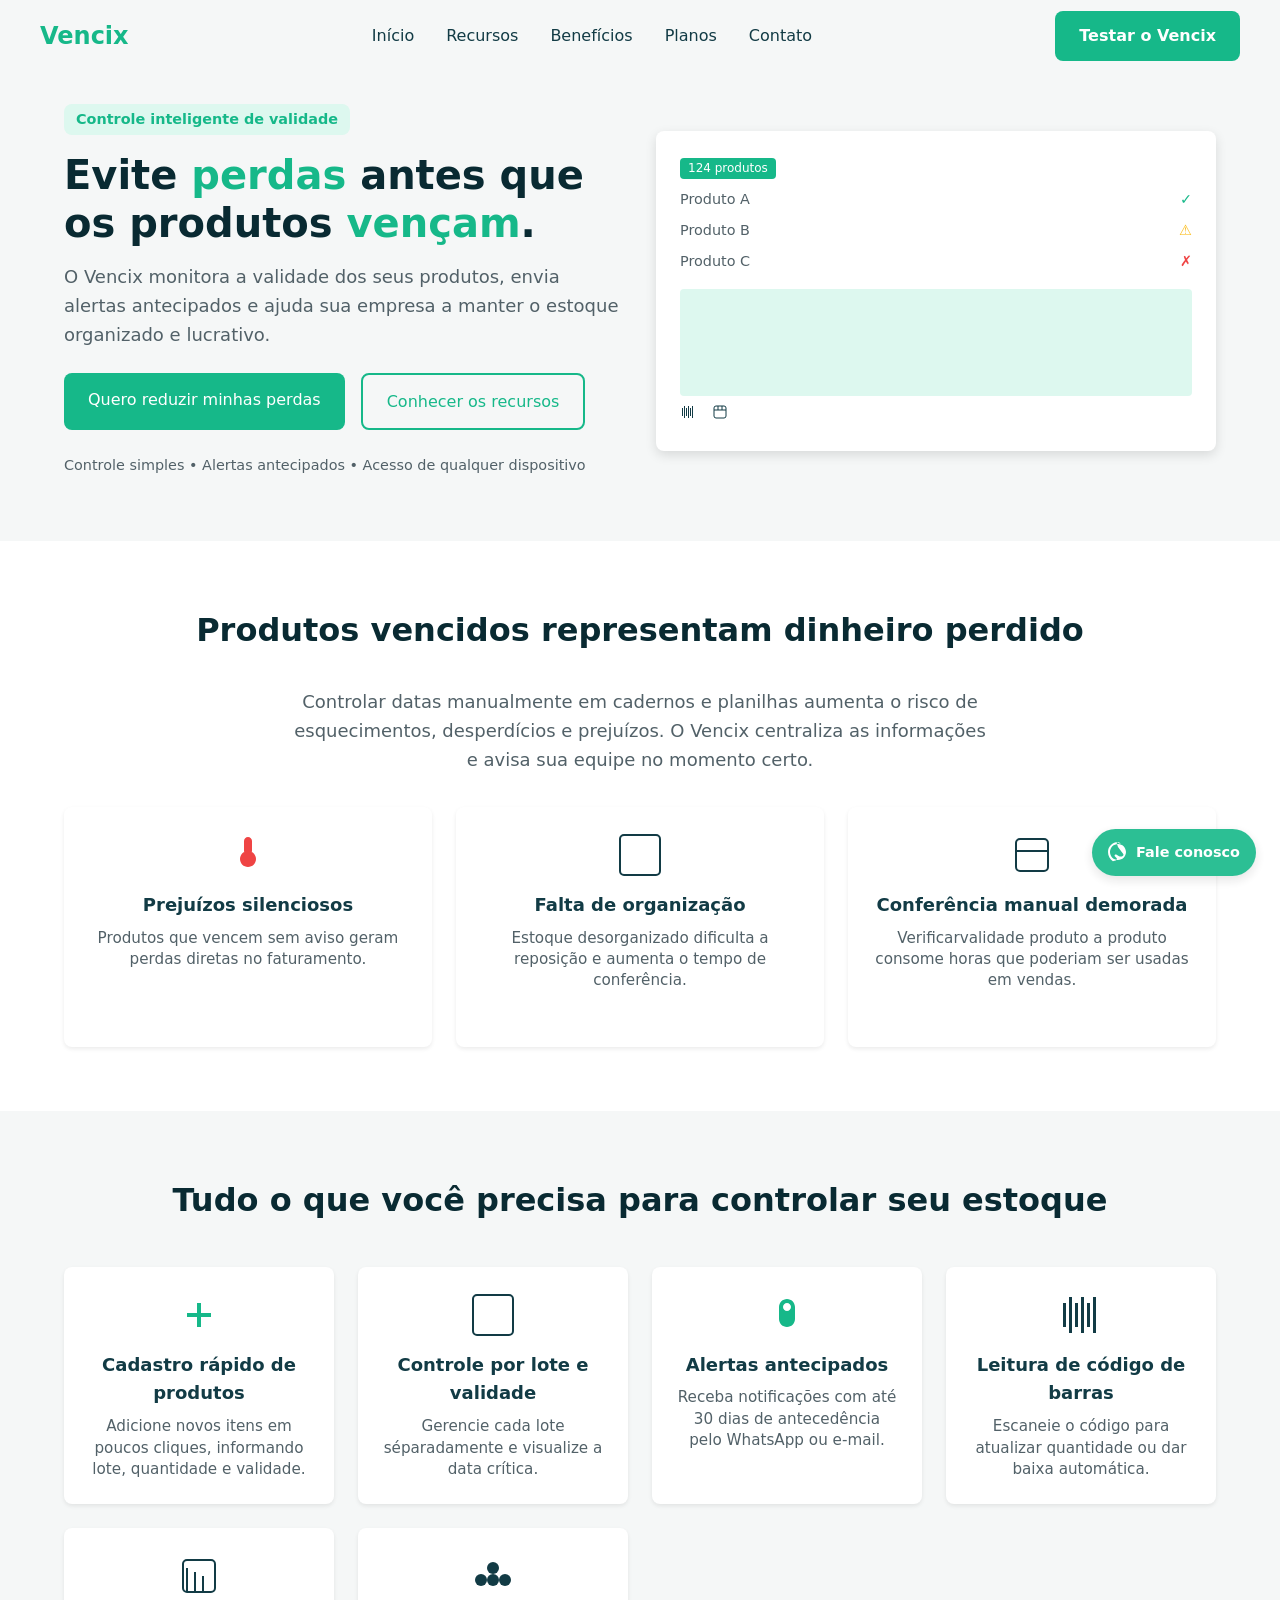
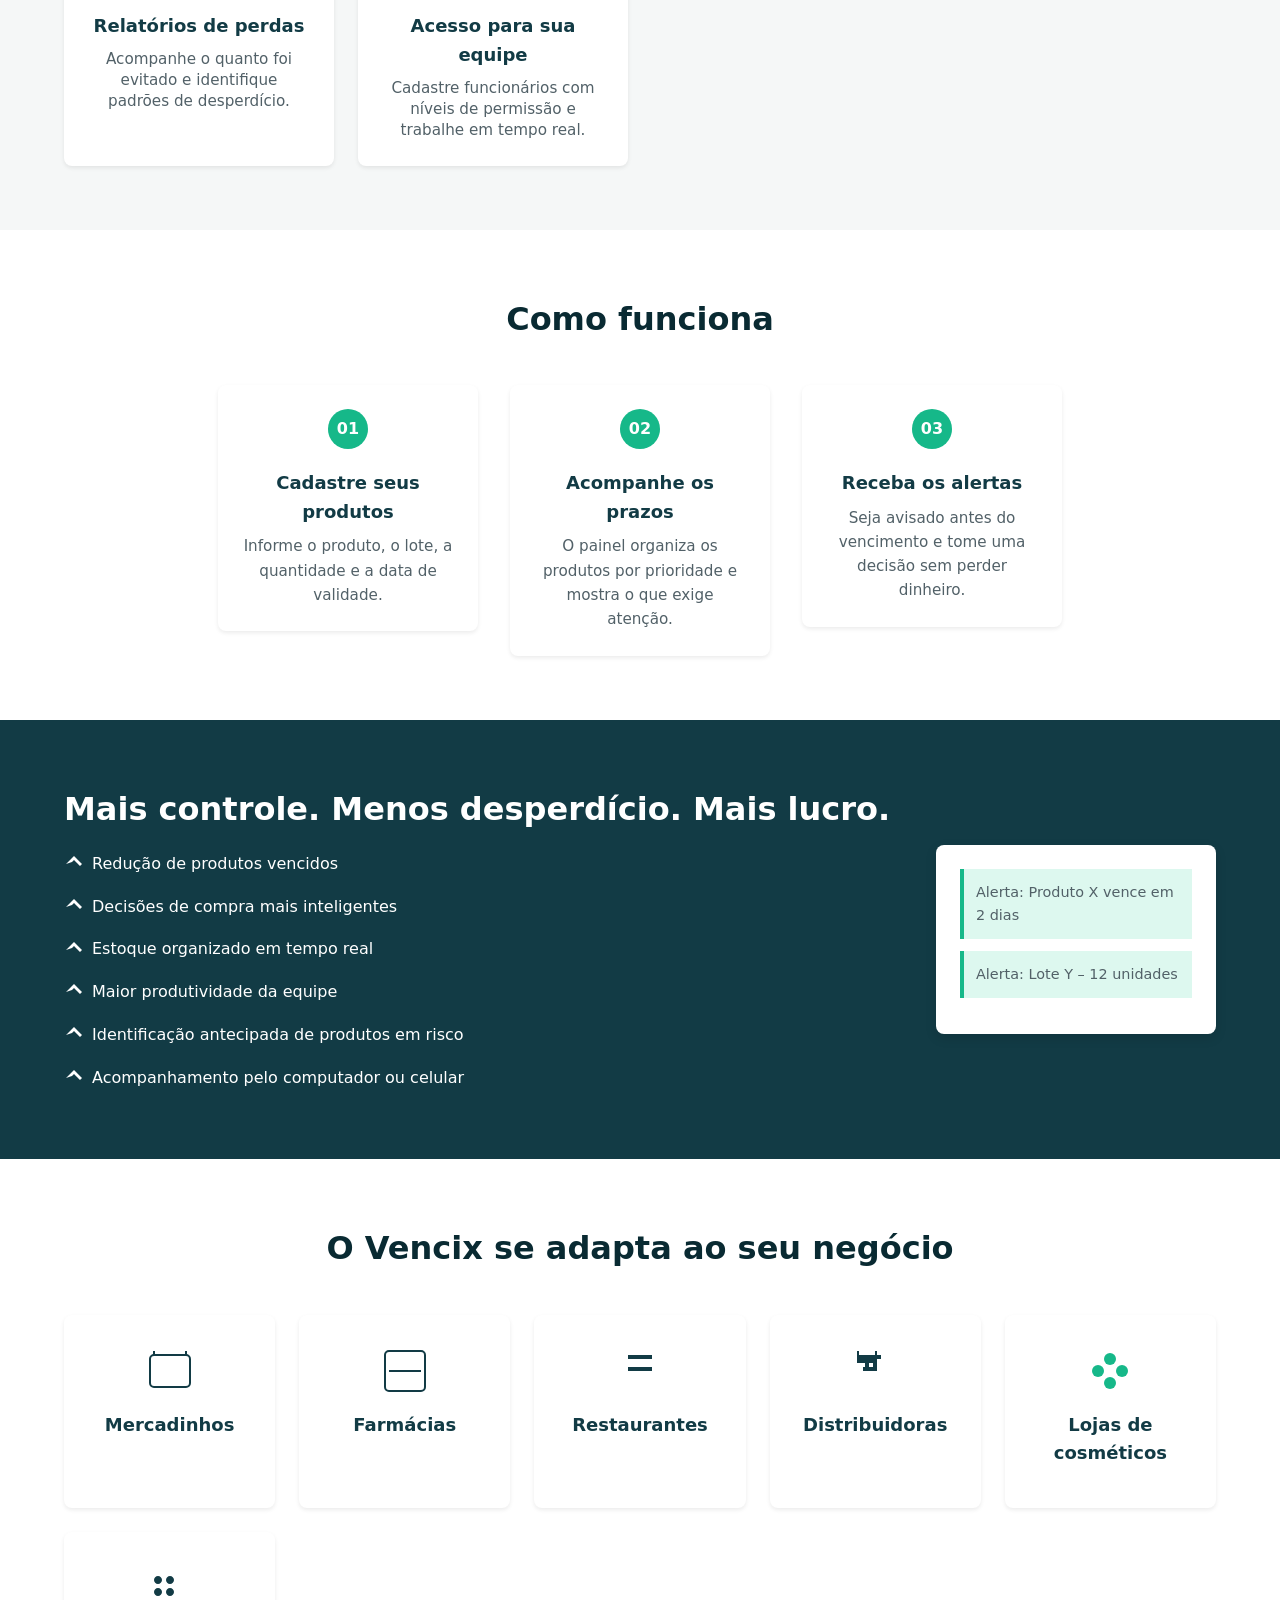
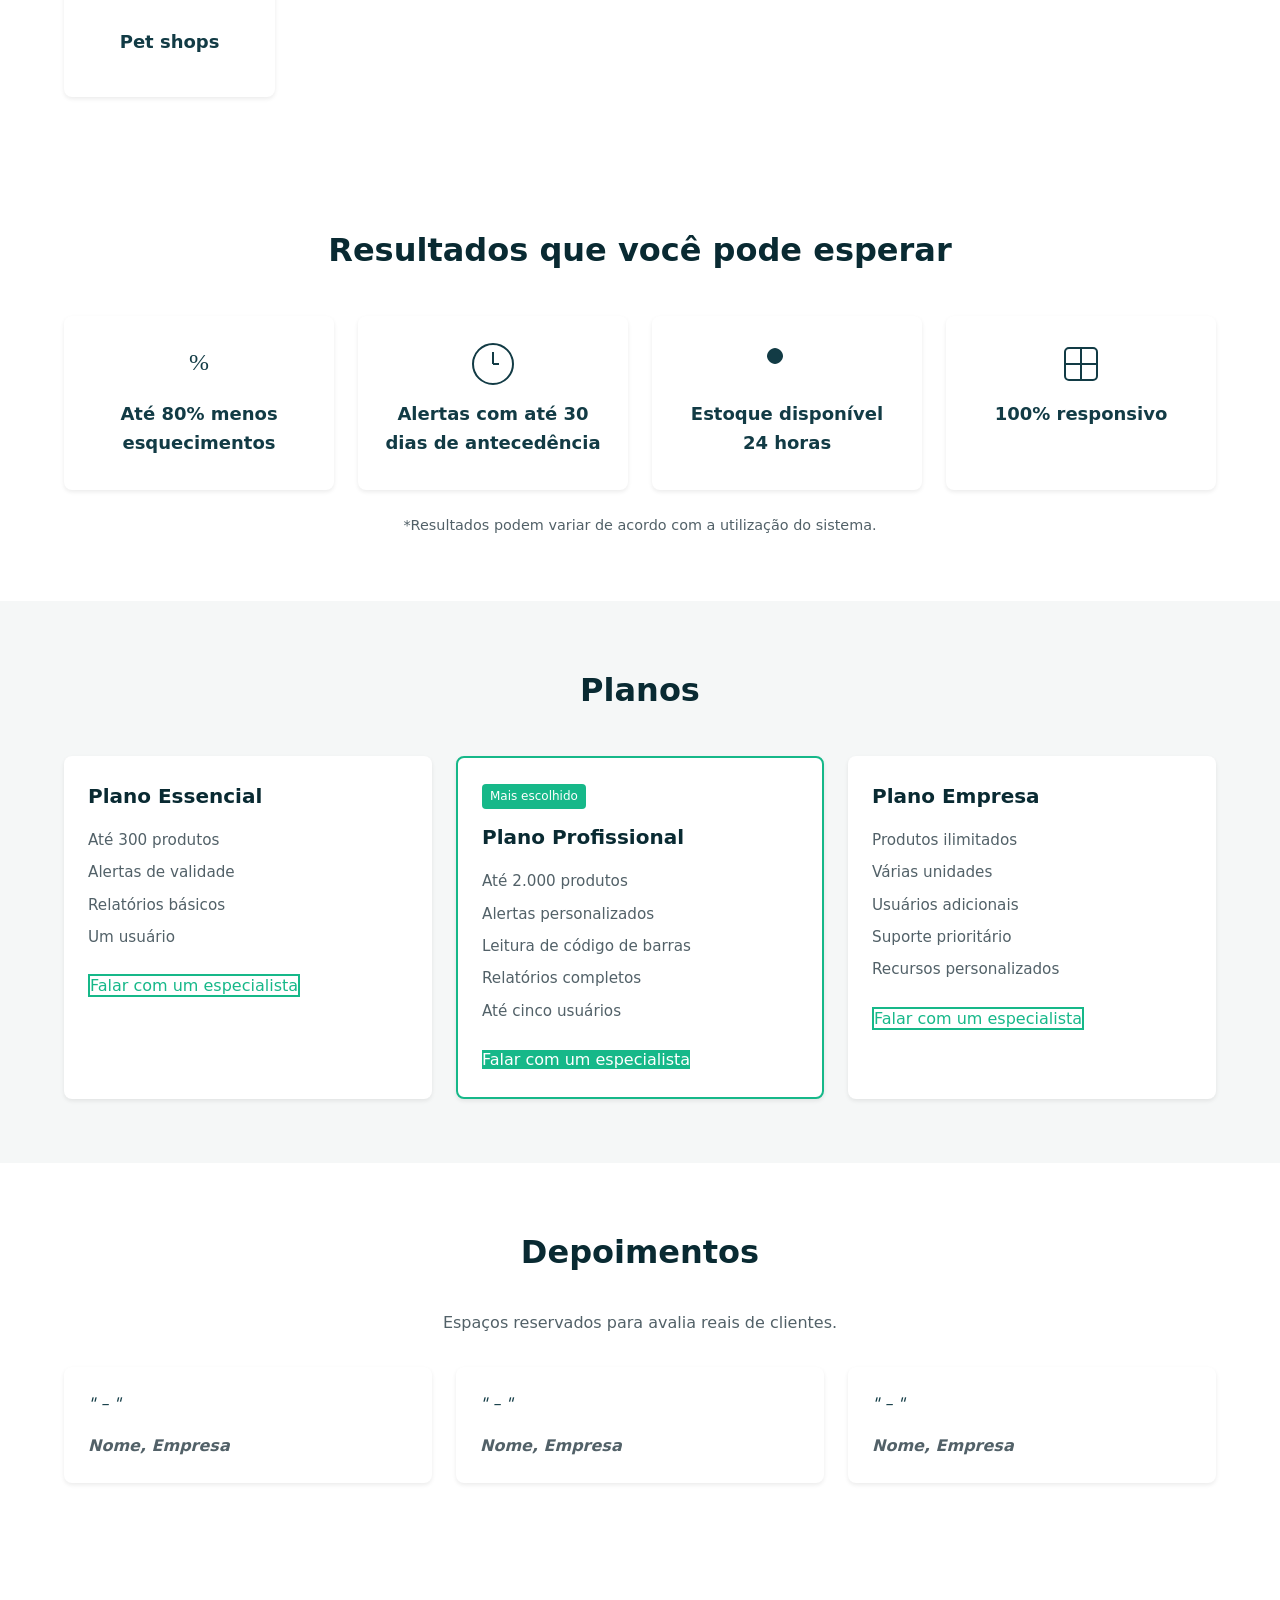
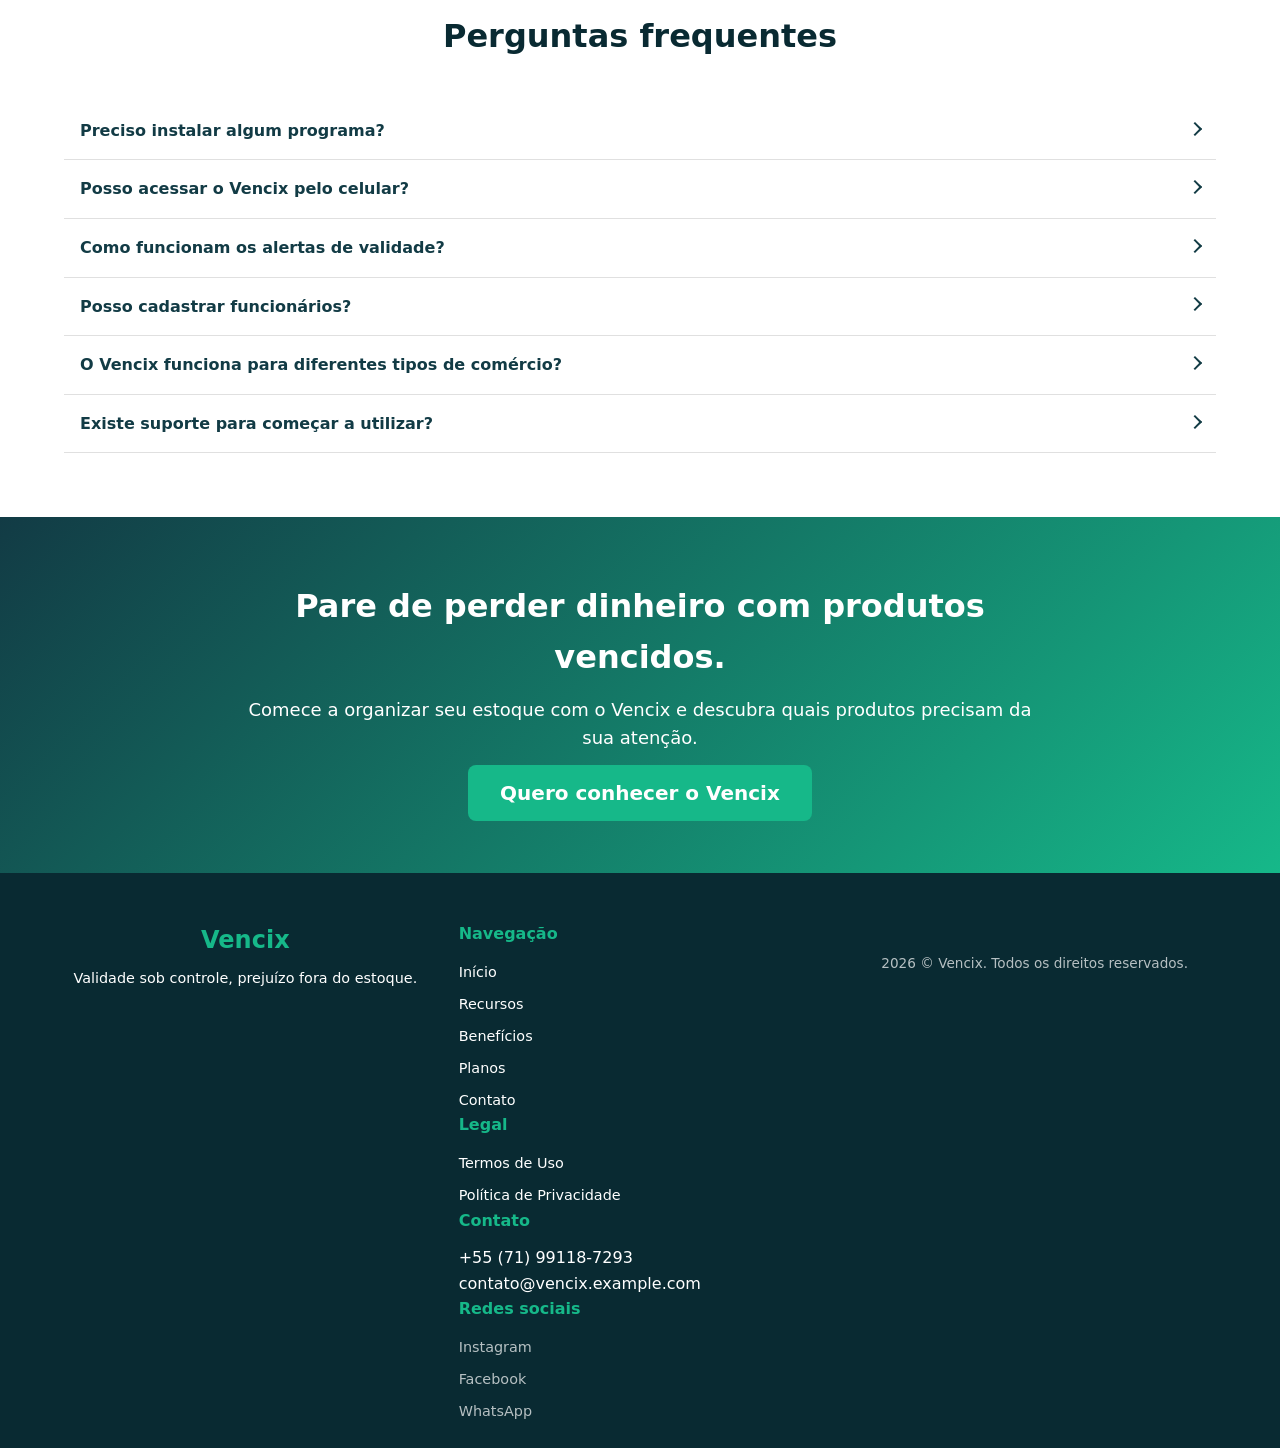
<file: index.html>
<!DOCTYPE html>
<html lang="pt-BR">
<head>
    <meta charset="UTF-8">
    <meta name="viewport" content="width=device-width, initial-scale=1.0">
    <title>Vencix – Controle inteligente de validade</title>
    <meta name="description" content="Vencix é uma plataforma SaaS de controle de validade e estoque para mercadinhos, farmácias, restaurantes e pequenos comércios. Reduza prejuízos com alertas antecipados e organização automática.">
    <!-- Open Graph -->
    <meta property="og:title" content="Vencix – Controle inteligente de validade">
    <meta property="og:description" content="Evite perdas com produtos vencidos. Alertas antecipados, controle de estoque e acessibilidade em qualquer dispositivo.">
    <meta property="og:image" content="https://via.placeholder.com/1200x630?text=Vencix+Logo">
    <meta property="og:url" content="https://vencix.example.com">
    <meta property="og:type" content="website">
    <!-- Favicon placeholder -->
    <link rel="icon" href="https://via.placeholder.com/32?text=V" type="image/x-icon">
    <link rel="stylesheet" href="style.css">
</head>
<body>
    <!-- Header -->
    <header class="header" id="header">
        <div class="container header-inner">
            <a href="#" class="logo">Vencix</a>
            <nav class="nav" id="nav">
                <ul class="nav-list">
                    <li><a href="#hero" class="nav-link">Início</a></li>
                    <li><a href="#features" class="nav-link">Recursos</a></li>
                    <li><a href="#benefits" class="nav-link">Benefícios</a></li>
                    <li><a href="#plans" class="nav-link">Planos</a></li>
                    <li><a href="#contact" class="nav-link">Contato</a></li>
                </ul>
            </nav>
            <button class="btn btn-primary cta-btn" id="cta-header">Testar o Vencix</button>
            <button class="nav-toggle" id="nav-toggle" aria-label="Abrir menu">
                <span class="hamburger"></span>
            </button>
        </div>
    </header>

    <!-- Hero -->
    <section class="hero" id="hero">
        <div class="container hero-inner">
            <div class="hero-text">
                <span class="hero-tag">Controle inteligente de validade</span>
                <h1>Evite <span class="color-accent">perdas</span> antes que os produtos <span class="color-accent">vençam</span>.</h1>
                <p class="hero-subtitle">
                    O Vencix monitora a validade dos seus produtos, envia alertas antecipados e ajuda sua empresa a manter o estoque organizado e lucrativo.
                </p>
                <div class="hero-actions">
                    <a href="https://wa.me/5571991187293?text=Ol%C3%A1%21%20Conheci%20o%20Vencix%20pelo%20site%20e%20gostaria%20de%20saber%20mais%20sobre%20o%20sistema%20de%20controle%20de%20validade."
                       class="btn btn-primary hero-btn" target="_blank" rel="noopener noreferrer">Quero reduzir minhas perdas</a>
                    <a href="#features" class="btn btn-outline hero-btn">Conhecer os recursos</a>
                </div>
                <p class="hero-footer">
                    Controle simples • Alertas antecipados • Acesso de qualquer dispositivo
                </p>
            </div>
            <div class="hero-img">
                <!-- Mockup placeholder -->
                <div class="mockup">
                    <div class="mockup-header">
                        <span class="badge">124 produtos</span>
                    </div>
                    <div class="mockup-body">
                        <div class="item">Produto A <span class="status green">✓</span></div>
                        <div class="item">Produto B <span class="status yellow">⚠</span></div>
                        <div class="item">Produto C <span class="status red">✗</span></div>
                        <div class="chart-placeholder"></div>
                    </div>
                    <div class="mockup-footer">
                        <span class="icon-barcode"></span>
                        <span class="icon-calendar"></span>
                    </div>
                </div>
            </div>
        </div>
    </section>

    <!-- Problem -->
    <section class="problem" id="problem">
        <div class="container">
            <h2>Produtos vencidos representam dinheiro perdido</h2>
            <p>
                Controlar datas manualmente em cadernos e planilhas aumenta o risco de esquecimentos, desperdícios e prejuízos.
                O Vencix centraliza as informações e avisa sua equipe no momento certo.
            </p>
            <div class="cards">
                <article class="card">
                    <span class="icon-warning"></span>
                    <h3>Prejuízos silenciosos</h3>
                    <p>Produtos que vencem sem aviso geram perdas diretas no faturamento.</p>
                </article>
                <article class="card">
                    <span class="icon-box"></span>
                    <h3>Falta de organização</h3>
                    <p>Estoque desorganizado dificulta a reposição e aumenta o tempo de conferência.</p>
                </article>
                <article class="card">
                    <span class="icon-clipboard"></span>
                    <h3>Conferência manual demorada</h3>
                    <p>Verificarvalidade produto a produto consome horas que poderiam ser usadas em vendas.</p>
                </article>
            </div>
        </div>
    </section>

    <!-- Features -->
    <section class="features" id="features">
        <div class="container">
            <h2>Tudo o que você precisa para controlar seu estoque</h2>
            <div class="grid">
                <!-- Repeat 6 items -->
                <div class="feature">
                    <span class="icon-plus"></span>
                    <h3>Cadastro rápido de produtos</h3>
                    <p>Adicione novos itens em poucos cliques, informando lote, quantidade e validade.</p>
                </div>
                <div class="feature">
                    <span class="icon-box"></span>
                    <h3>Controle por lote e validade</h3>
                    <p>Gerencie cada lote séparadamente e visualize a data crítica.</p>
                </div>
                <div class="feature">
                    <span class="icon-bell"></span>
                    <h3>Alertas antecipados</h3>
                    <p>Receba notificações com até 30 dias de antecedência pelo WhatsApp ou e‑mail.</p>
                </div>
                <div class="feature">
                    <span class="icon-barcode"></span>
                    <h3>Leitura de código de barras</h3>
                    <p>Escaneie o código para atualizar quantidade ou dar baixa automática.</p>
                </div>
                <div class="feature">
                    <span class="icon-chart"></span>
                    <h3>Relatórios de perdas</h3>
                    <p>Acompanhe o quanto foi evitado e identifique padrões de desperdício.</p>
                </div>
                <div class="feature">
                    <span class="icon-users"></span>
                    <h3>Acesso para sua equipe</h3>
                    <p>Cadastre funcionários com níveis de permissão e trabalhe em tempo real.</p>
                </div>
            </div>
        </div>
    </section>

    <!-- How it works -->
    <section class="how" id="how">
        <div class="container">
            <h2>Como funciona</h2>
            <div class="steps">
                <div class="step">
                    <div class="step-number">01</div>
                    <h3>Cadastre seus produtos</h3>
                    <p>Informe o produto, o lote, a quantidade e a data de validade.</p>
                </div>
                <div class="step">
                    <div class="step-number">02</div>
                    <h3>Acompanhe os prazos</h3>
                    <p>O painel organiza os produtos por prioridade e mostra o que exige atenção.</p>
                </div>
                <div class="step">
                    <div class="step-number">03</div>
                    <h3>Receba os alertas</h3>
                    <p>Seja avisado antes do vencimento e tome uma decisão sem perder dinheiro.</p>
                </div>
            </div>
        </div>
    </section>

    <!-- Benefits -->
    <section class="benefits" id="benefits">
        <div class="container benefits-inner">
            <div class="benefits-text">
                <h2>Mais controle. Menos desperdício. Mais lucro.</h2>
                <ul class="benefit-list">
                    <li><span class="icon-check"></span>Redução de produtos vencidos</li>
                    <li><span class="icon-check"></span>Decisões de compra mais inteligentes</li>
                    <li><span class="icon-check"></span>Estoque organizado em tempo real</li>
                    <li><span class="icon-check"></span>Maior produtividade da equipe</li>
                    <li><span class="icon-check"></span>Identificação antecipada de produtos em risco</li>
                    <li><span class="icon-check"></span>Acompanhamento pelo computador ou celular</li>
                </ul>
            </div>
            <div class="benefits-img">
                <!-- Mobile mockup placeholder -->
                <div class="mobile-mockup">
                    <div class="alert">Alerta: Produto X vence em 2 dias</div>
                    <div class="alert">Alerta: Lote Y – 12 unidades</div>
                </div>
            </div>
        </div>
    </section>

    <!-- For whom -->
    <section class="forwhom" id="forwhom">
        <div class="container">
            <h2>O Vencix se adapta ao seu negócio</h2>
            <div class="grid">
                <!-- 6 cards -->
                <div class="card">
                    <span class="icon-store"></span>
                    <h3>Mercadinhos</h3>
                </div>
                <div class="card">
                    <span class="icon-pill"></span>
                    <h3>Farmácias</h3>
                </div>
                <div class="card">
                    <span class="icon-utensils"></span>
                    <h3>Restaurantes</h3>
                </div>
                <div class="card">
                    <span class="icon-truck"></span>
                    <h3>Distribuidoras</h3>
                </div>
                <div class="card">
                    <span class="icon-flower"></span>
                    <h3>Lojas de cosméticos</h3>
                </div>
                <div class="card">
                    <span class="icon-paw"></span>
                    <h3>Pet shops</h3>
                </div>
            </div>
        </div>
    </section>

    <!-- Results -->
    <section class="results" id="results">
        <div class="container">
            <h2>Resultados que você pode esperar</h2>
            <div class="grid">
                <div class="result">
                    <span class="icon-percent"></span>
                    <h3>Até 80% menos esquecimentos</h3>
                </div>
                <div class="result">
                    <span class="icon-clock"></span>
                    <h3>Alertas com até 30 dias de antecedência</h3>
                </div>
                <div class="result">
                    <span class="icon-infinity"></span>
                    <h3>Estoque disponível 24 horas</h3>
                </div>
                <div class="result">
                    <span class="icon-responsive"></span>
                    <h3>100% responsivo</h3>
                </div>
            </div>
            <p class="note">*Resultados podem variar de acordo com a utilização do sistema.</p>
        </div>
    </section>

    <!-- Plans -->
    <section class="plans" id="plans">
        <div class="container">
            <h2>Planos</h2>
            <div class="cards">
                <!-- Essential -->
                <div class="plan">
                    <h3>Plano Essencial</h3>
                    <ul>
                        <li>Até 300 produtos</li>
                        <li>Alertas de validade</li>
                        <li>Relatórios básicos</li>
                        <li>Um usuário</li>
                    </ul>
                    <a href="https://wa.me/5571991187293?text=Ol%C3%A1%21%20Conheci%20o%20Vencix%20pelo%20site%20e%20gostaria%20de%20saber%20mais%20sobre%20o%20sistema%20de%20controle%20de%20validade."
                       class="btn btn-outline" target="_blank" rel="noopener noreferrer">Falar com um especialista</a>
                </div>
                <!-- Professional -->
                <div class="plan professional">
                    <div class="badge">Mais escolhido</div>
                    <h3>Plano Profissional</h3>
                    <ul>
                        <li>Até 2.000 produtos</li>
                        <li>Alertas personalizados</li>
                        <li>Leitura de código de barras</li>
                        <li>Relatórios completos</li>
                        <li>Até cinco usuários</li>
                    </ul>
                    <a href="https://wa.me/5571991187293?text=Ol%C3%A1%21%20Conheci%20o%20Vencix%20pelo%20site%20e%20gostaria%20de%20saber%20mais%20sobre%20o%20sistema%20de%20controle%20de%20validade."
                       class="btn btn-primary" target="_blank" rel="noopener noreferrer">Falar com um especialista</a>
                </div>
                <!-- Enterprise -->
                <div class="plan">
                    <h3>Plano Empresa</h3>
                    <ul>
                        <li>Produtos ilimitados</li>
                        <li>Várias unidades</li>
                        <li>Usuários adicionais</li>
                        <li>Suporte prioritário</li>
                        <li>Recursos personalizados</li>
                    </ul>
                    <a href="https://wa.me/5571991187293?text=Ol%C3%A1%21%20Conheci%20o%20Vencix%20pelo%20site%20e%20gostaria%20de%20saber%20mais%20sobre%20o%20sistema%20de%20controle%20de%20validade."
                       class="btn btn-outline" target="_blank" rel="noopener noreferrer">Falar com um especialista</a>
                </div>
            </div>
        </div>
    </section>

    <!-- Testimonials placeholder -->
    <section class="testimonials" id="testimonials">
        <div class="container">
            <h2>Depoimentos</h2>
            <p class="note">Espaços reservados para avalia reais de clientes.</p>
            <div class="grid">
                <div class="testimonial">
                    <blockquote>" – "</blockquote>
                    <cite>Nome, Empresa</cite>
                </div>
                <div class="testimonial">
                    <blockquote>" – "</blockquote>
                    <cite>Nome, Empresa</cite>
                </div>
                <div class="testimonial">
                    <blockquote>" – "</blockquote>
                    <cite>Nome, Empresa</cite>
                </div>
            </div>
        </div>
    </section>

    <!-- FAQ -->
    <section class="faq" id="faq">
        <div class="container">
            <h2>Perguntas frequentes</h2>
            <div class="accordion">
                <div class="accordion-item">
                    <button class="accordion-header" aria-expanded="false">
                        Preciso instalar algum programa?
                    </button>
                    <div class="accordion-body" hidden>
                        <p>Não. O Vencix é 100% web; basta acessar pelo navegador ou pelo app móvel.</p>
                    </div>
                </div>
                <div class="accordion-item">
                    <button class="accordion-header" aria-expanded="false">
                        Posso acessar o Vencix pelo celular?
                    </button>
                    <div class="accordion-body" hidden>
                        <p>Sim. A plataforma é responsiva e oferece versão otimizada para smartphones.</p>
                    </div>
                </div>
                <div class="accordion-item">
                    <button class="accordion-header" aria-expanded="false">
                        Como funcionam os alertas de validade?
                    </button>
                    <div class="accordion-body" hidden>
                        <p>O sistema verifica diariamente as datas de validade e envia notificações via WhatsApp ou e‑mail com a antecedência que você definir.</p>
                    </div>
                </div>
                <div class="accordion-item">
                    <button class="accordion-header" aria-expanded="false">
                        Posso cadastrar funcionários?
                    </button>
                    <div class="accordion-body" hidden>
                        <p>Sim. Você pode criar usuários com níveis de permissão (admin, operador, visualizador).</p>
                    </div>
                </div>
                <div class="accordion-item">
                    <button class="accordion-header" aria-expanded="false">
                        O Vencix funciona para diferentes tipos de comércio?
                    </button>
                    <div class="accordion-body" hidden>
                        <p>Sim. Ele atende mercadinhos, farmácias, restaurantes, distribuidoras, lojas de cosméticos, pet shops e outros pequenos comércios.</p>
                    </div>
                </div>
                <div class="accordion-item">
                    <button class="accordion-header" aria-expanded="false">
                        Existe suporte para começar a utilizar?
                    </button>
                    <div class="accordion-body" hidden>
                        <p>Oferecemos atendimento via WhatsApp e e‑mail para auxiliar na implantação e treinamento inicial.</p>
                    </div>
                </div>
            </div>
        </div>
    </section>

    <!-- Final CTA -->
    <section class="cta" id="contact">
        <div class="container cta-inner">
            <h2>Pare de perder dinheiro com produtos vencidos.</h2>
            <p>Comece a organizar seu estoque com o Vencix e descubra quais produtos precisam da sua atenção.</p>
            <a href="https://wa.me/5571991187293?text=Ol%C3%A1%21%20Conheci%20o%20Vencix%20pelo%20site%20e%20gostaria%20de%20saber%20mais%20sobre%20o%20sistema%20de%20controle%20de%20validade."
               class="btn btn-primary cta-btn-large" target="_blank" rel="noopener noreferrer">Quero conhecer o Vencix</a>
        </div>
    </section>

    <!-- Footer -->
    <footer class="footer">
        <div class="container footer-inner">
            <div class="footer-logo">
                <a href="#" class="logo">Vencix</a>
                <p>Validade sob controle, prejuízo fora do estoque.</p>
            </div>
            <div class="footer-links">
                <div class="column">
                    <h4>Navegação</h4>
                    <ul>
                        <li><a href="#hero">Início</a></li>
                        <li><a href="#features">Recursos</a></li>
                        <li><a href="#benefits">Benefícios</a></li>
                        <li><a href="#plans">Planos</a></li>
                        <li><a href="#contact">Contato</a></li>
                    </ul>
                </div>
                <div class="column">
                    <h4>Legal</h4>
                    <ul>
                        <li><a href="#">Termos de Uso</a></li>
                        <li><a href="#">Política de Privacidade</a></li>
                    </ul>
                </div>
                <div class="column">
                    <h4>Contato</h4>
                    <p>+55 (71) 99118-7293</p>
                    <p>contato@vencix.example.com</p>
                </div>
                <div class="column">
                    <h4>Redes sociais</h4>
                    <ul class="social">
                        <li><a href="#" aria-label="Instagram">Instagram</a></li>
                        <li><a href="#" aria-label="Facebook">Facebook</a></li>
                        <li><a href="#" aria-label="WhatsApp">WhatsApp</a></li>
                    </ul>
                </div>
            </div>
            <div class="footer-bottom">
                <span id="year"></span> © Vencix. Todos os direitos reservados.
            </div>
        </div>
    </footer>

    <!-- Floating WhatsApp button -->
    <a href="https://wa.me/5571991187293?text=Ol%C3%A1%21%20Conheci%20o%20Vencix%20pelo%20site%20e%20gostaria%20de%20saber%20mais%20sobre%20o%20sistema%20de%20controle%20de%20validade."
       class="float-ws" target="_blank" rel="noopener noreferrer" aria-label="Fale conosco no WhatsApp">
        <span class="ws-icon"></span>
        <span class="ws-text">Fale conosco</span>
    </a>

    <script src="script.js"></script>
</body>
</html>
</file>
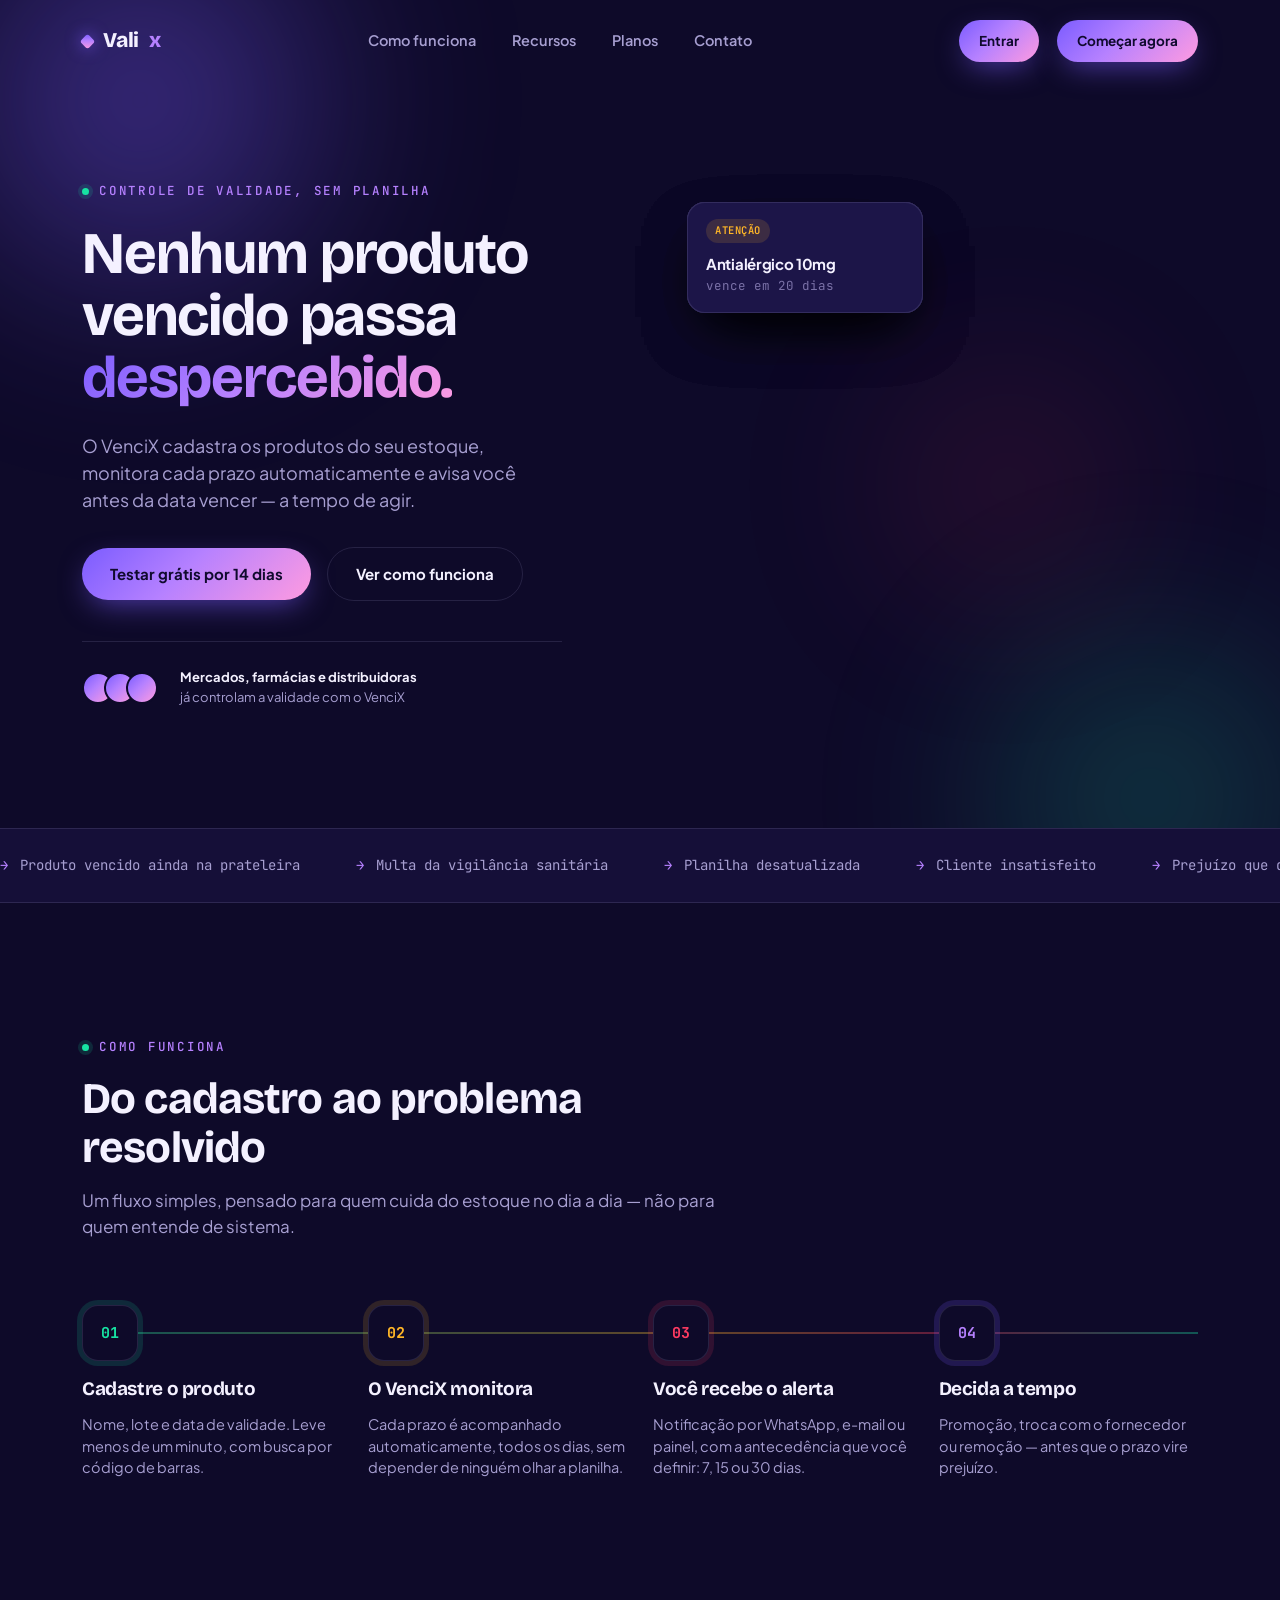
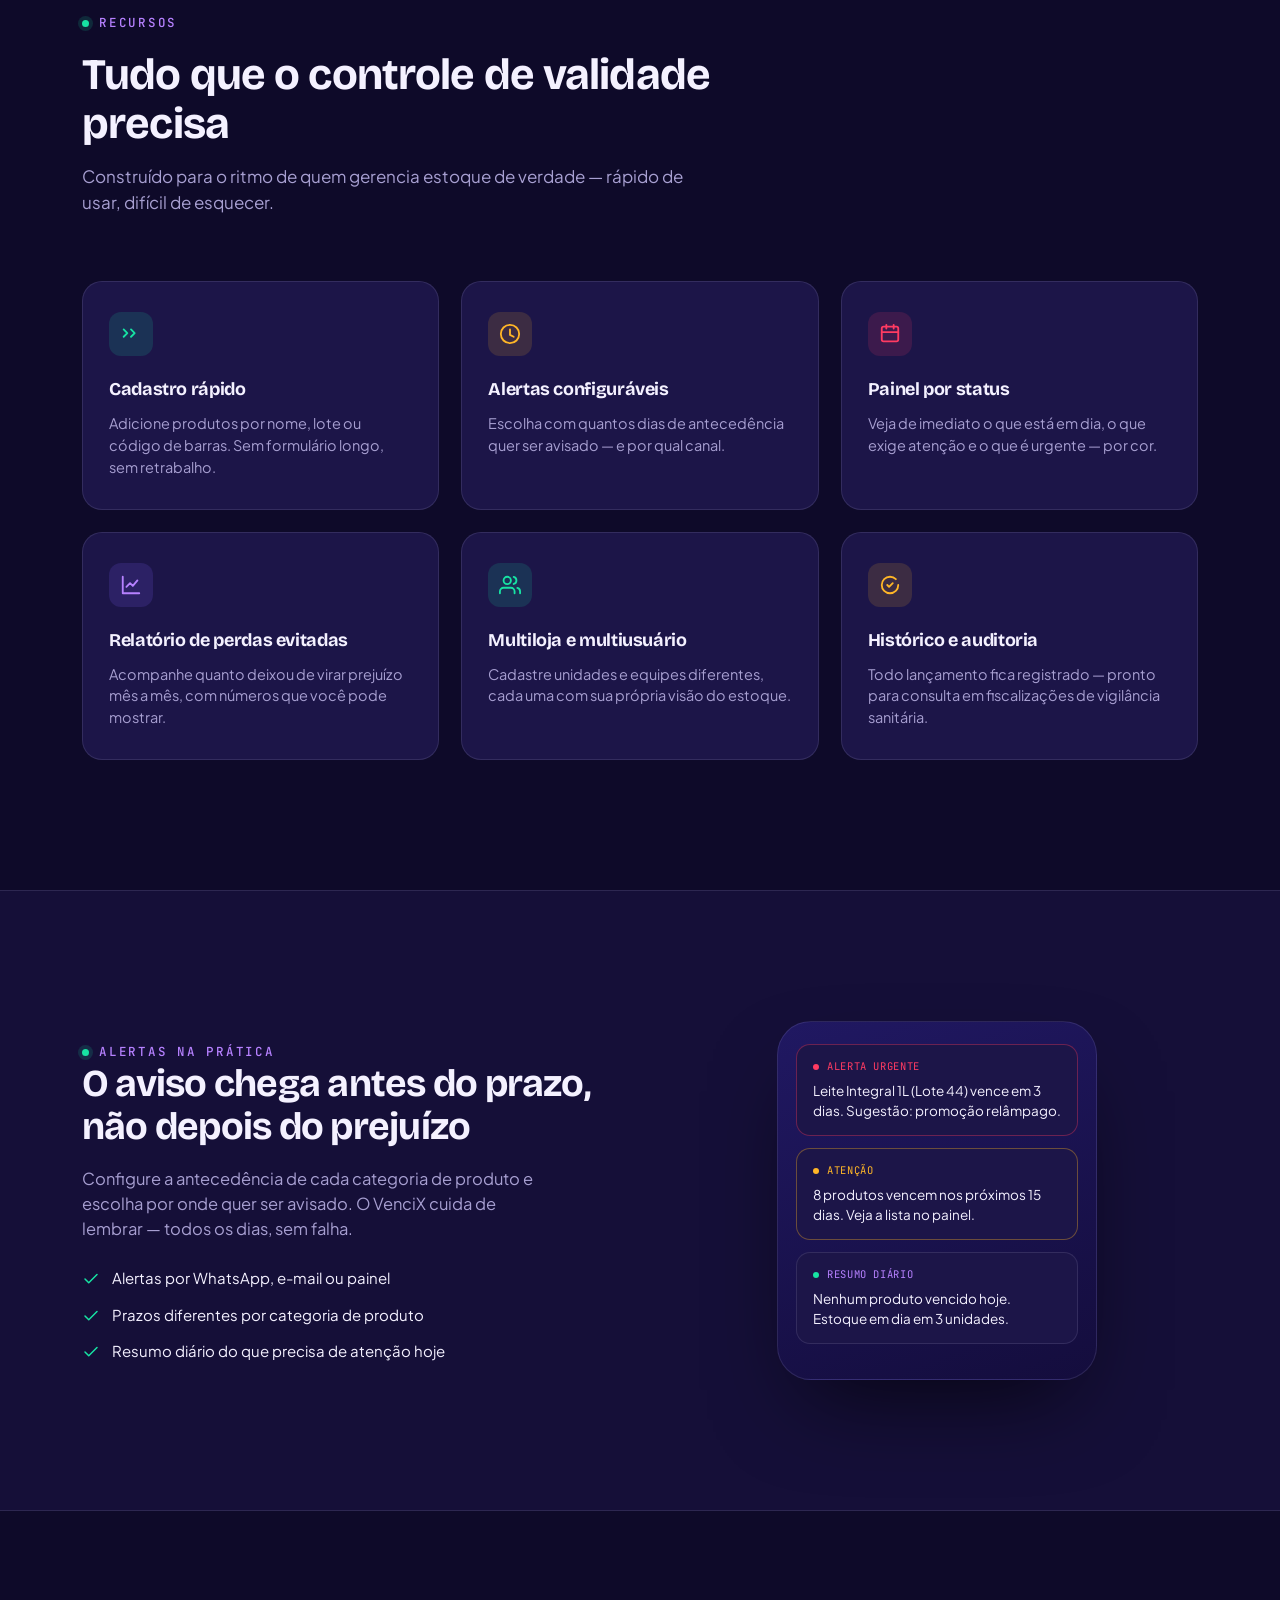
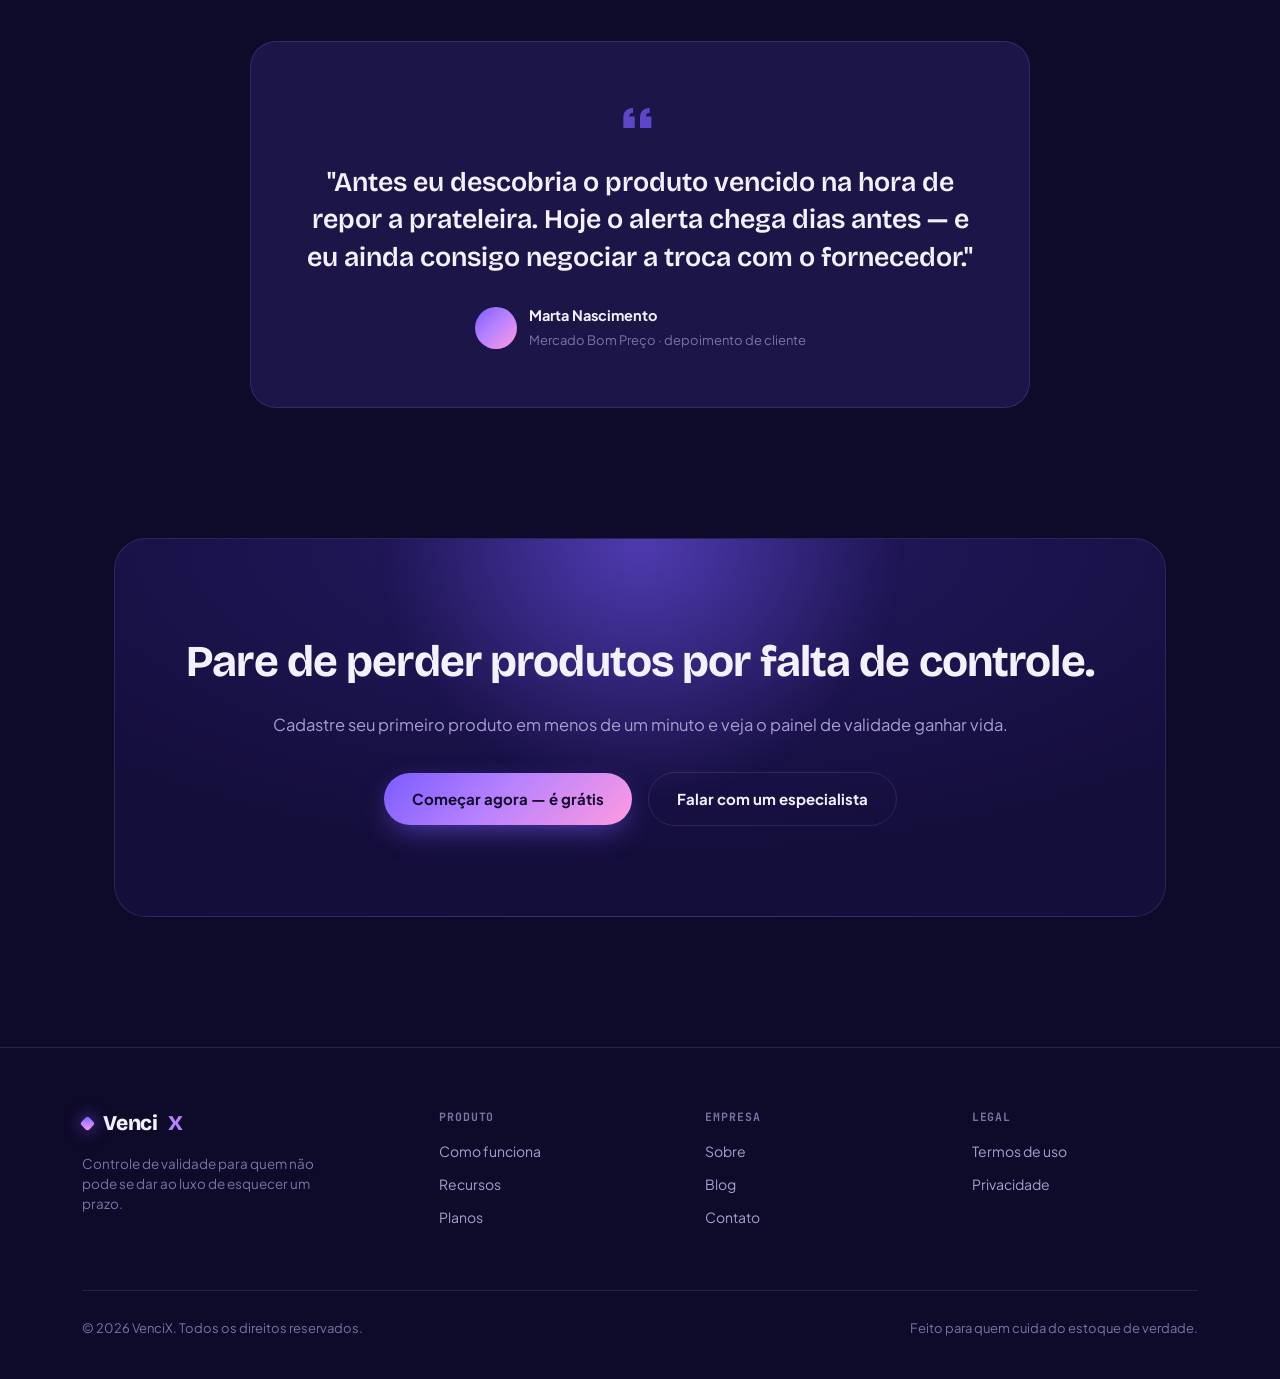
<file: vencix-frontend/index.html>
<!DOCTYPE html>
<html lang="pt-BR">
<head>
<meta charset="UTF-8">
<meta name="viewport" content="width=device-width, initial-scale=1.0">
<title>VenciX — Controle de validade que avisa antes de virar prejuízo</title>
<link rel="preconnect" href="https://fonts.googleapis.com">
<link rel="preconnect" href="https://fonts.gstatic.com" crossorigin>
<link href="https://fonts.googleapis.com/css2?family=Bricolage+Grotesque:opsz,wght@12..96,400;12..96,500;12..96,600;12..96,700;12..96,800&family=Plus+Jakarta+Sans:ital,wght@0,400;0,500;0,600;0,700;0,800;1,500&family=JetBrains+Mono:wght@400;500;600&display=swap" rel="stylesheet">
<style>
  :root{
    --bg: #0E0A29;
    --bg-alt: #150F38;
    --card: #1C1548;
    --card-hi: #251B5C;
    --line: rgba(167,159,209,0.16);
    --text: #F4F1FF;
    --muted: #A79FD1;
    --muted-dim: #7B72A8;

    --safe: #17E3A3;
    --safe-dim: rgba(23,227,163,0.14);
    --warn: #FFB627;
    --warn-dim: rgba(255,182,39,0.14);
    --danger: #FF3B62;
    --danger-dim: rgba(255,59,98,0.14);
    --violet: #7B5CFF;
    --violet-2: #B681FF;

    --grad-brand: linear-gradient(135deg, #7B5CFF 0%, #B681FF 45%, #FF9BE0 100%);
    --grad-danger: linear-gradient(135deg, #FF3B62 0%, #FFB627 100%);

    --display: "Bricolage Grotesque", system-ui, sans-serif;
    --body: "Plus Jakarta Sans", system-ui, sans-serif;
    --mono: "JetBrains Mono", monospace;

    --container: 1180px;
  }

  *{ box-sizing: border-box; margin:0; padding:0; }
  html{ scroll-behavior: smooth; }
  body{
    background: var(--bg);
    color: var(--text);
    font-family: var(--body);
    line-height: 1.5;
    overflow-x: hidden;
    -webkit-font-smoothing: antialiased;
  }
  img{ max-width:100%; display:block; }
  a{ color:inherit; text-decoration:none; }
  ul{ list-style:none; }
  section{ position:relative; }

  ::selection{ background: var(--violet); color:#fff; }

  .wrap{
    max-width: var(--container);
    margin: 0 auto;
    padding: 0 32px;
  }

  .eyebrow{
    font-family: var(--mono);
    font-size: 12.5px;
    letter-spacing: 0.14em;
    text-transform: uppercase;
    color: var(--violet-2);
    display: inline-flex;
    align-items: center;
    gap: 10px;
    font-weight: 500;
  }
  .eyebrow::before{
    content:"";
    width: 7px; height: 7px;
    border-radius: 50%;
    background: var(--safe);
    box-shadow: 0 0 0 4px var(--safe-dim);
  }

  h1,h2,h3,h4{ font-family: var(--display); font-weight: 700; letter-spacing: -0.02em; }

  .btn{
    display:inline-flex;
    align-items:center;
    justify-content:center;
    gap:8px;
    padding: 15px 28px;
    border-radius: 100px;
    font-family: var(--body);
    font-weight: 700;
    font-size: 15px;
    cursor:pointer;
    border:none;
    transition: transform .25s ease, box-shadow .25s ease, background .25s ease;
    white-space: nowrap;
  }
  .btn-primary{
    background: var(--grad-brand);
    color: #100A2E;
    box-shadow: 0 10px 30px -8px rgba(123,92,255,0.65);
  }
  .btn-primary:hover{ transform: translateY(-2px); box-shadow: 0 16px 36px -8px rgba(123,92,255,0.8); }
  .btn-ghost{
    background: transparent;
    color: var(--text);
    border: 1px solid var(--line);
  }
  .btn-ghost:hover{ background: rgba(255,255,255,0.05); border-color: rgba(255,255,255,0.3); }
  .btn-sm{ padding: 11px 20px; font-size: 13.5px; }

  /* ---------- NAV ---------- */
  header{
    position: fixed;
    top:0; left:0; right:0;
    z-index: 100;
    padding: 20px 0;
    transition: background .3s ease, padding .3s ease, border-color .3s ease;
    border-bottom: 1px solid transparent;
  }
  header.scrolled{
    background: rgba(14,10,41,0.85);
    backdrop-filter: blur(14px);
    -webkit-backdrop-filter: blur(14px);
    padding: 14px 0;
    border-bottom: 1px solid var(--line);
  }
  nav{ display:flex; align-items:center; justify-content:space-between; }
  .logo{
    display:flex; align-items:center; gap:10px;
    font-family: var(--display); font-weight:800; font-size: 21px; letter-spacing:-0.01em;
  }
  .logo .dot{
    width: 11px; height: 11px; border-radius: 3px;
    background: var(--grad-brand);
    box-shadow: 0 0 16px rgba(123,92,255,0.8);
    transform: rotate(45deg);
  }
  .logo span.x{ color: var(--violet-2); }
  .nav-links{ display:flex; gap: 36px; align-items:center; }
  .nav-links a{
    font-size: 14.5px; font-weight: 600; color: var(--muted);
    transition: color .2s ease;
  }
  .nav-links a:hover{ color: var(--text); }
  .nav-cta{ display:flex; align-items:center; gap:18px; }
  .nav-toggle{ display:none; }

  @media (max-width: 860px){
    .nav-links{ display:none; }
    .nav-cta .btn-ghost{ display:none; }
  }

  /* ---------- HERO ---------- */
  .hero{
    padding: 176px 0 120px;
    position: relative;
    display:flex;
    align-items:center;
    min-height: 92vh;
    overflow: hidden;
  }
  .hero-blob{
    position:absolute;
    border-radius:50%;
    filter: blur(90px);
    opacity:0.55;
    pointer-events:none;
    z-index:0;
  }
  .blob-1{ width:520px; height:520px; background: radial-gradient(circle, #7B5CFF, transparent 70%); top:-160px; left:-120px; }
  .blob-2{ width:460px; height:460px; background: radial-gradient(circle, #17E3A3, transparent 70%); bottom:-200px; right:-100px; opacity:0.28; }
  .blob-3{ width:340px; height:340px; background: radial-gradient(circle, #FF3B62, transparent 70%); top:38%; right:8%; opacity:0.18; }

  .hero-inner{
    position:relative; z-index:2;
    display:grid;
    grid-template-columns: 1.05fr 0.95fr;
    gap: 40px;
    align-items:center;
    width:100%;
  }
  .hero-copy .eyebrow{ margin-bottom: 22px; }
  .hero-copy h1{
    font-size: clamp(38px, 4.6vw, 62px);
    line-height: 1.06;
    margin-bottom: 22px;
  }
  .hero-copy h1 em{
    font-style: normal;
    background: var(--grad-brand);
    -webkit-background-clip: text;
    background-clip: text;
    color: transparent;
  }
  .hero-copy p.lead{
    font-size: 18px;
    color: var(--muted);
    max-width: 480px;
    margin-bottom: 34px;
  }
  .hero-actions{ display:flex; gap:16px; align-items:center; flex-wrap:wrap; margin-bottom: 40px; }
  .hero-note{ font-size: 13px; color: var(--muted-dim); }

  .trust-row{
    display:flex; align-items:center; gap: 22px;
    padding-top: 26px;
    border-top: 1px solid var(--line);
    max-width: 480px;
  }
  .trust-row .avatars{ display:flex; }
  .trust-row .avatars span{
    width: 32px; height:32px; border-radius:50%;
    background: var(--grad-brand);
    border: 2px solid var(--bg);
    margin-left: -10px;
    display:block;
  }
  .trust-row .avatars span:first-child{ margin-left:0; }
  .trust-row p{ font-size: 13px; color: var(--muted); }
  .trust-row strong{ color: var(--text); }

  /* Hero visual: parallax shelf of validity cards */
  .hero-visual{
    position:relative;
    height: 480px;
  }
  .vcard{
    position:absolute;
    width: 236px;
    background: var(--card);
    border: 1px solid var(--line);
    border-radius: 18px;
    padding: 16px 18px;
    box-shadow: 0 24px 60px -20px rgba(0,0,0,0.55);
    transition: transform .2s ease-out;
    will-change: transform;
  }
  .vcard .top{ display:flex; justify-content:space-between; align-items:center; margin-bottom:10px; }
  .vcard .tag{
    font-family: var(--mono); font-size: 10.5px; letter-spacing:.05em; text-transform:uppercase;
    padding: 4px 9px; border-radius: 100px; font-weight:600;
  }
  .vcard.ok .tag{ background: var(--safe-dim); color: var(--safe); }
  .vcard.warn .tag{ background: var(--warn-dim); color: var(--warn); }
  .vcard.danger .tag{ background: var(--danger-dim); color: var(--danger); }
  .vcard .dot{ width:8px; height:8px; border-radius:50%; }
  .vcard.ok .dot{ background: var(--safe); box-shadow: 0 0 10px var(--safe); }
  .vcard.warn .dot{ background: var(--warn); box-shadow: 0 0 10px var(--warn); }
  .vcard.danger .dot{ background: var(--danger); box-shadow: 0 0 10px var(--danger); }
  .vcard h4{ font-family: var(--body); font-size: 15px; font-weight:700; margin-bottom:2px; }
  .vcard p{ font-size: 12.5px; color: var(--muted-dim); font-family: var(--mono); }

  .vc1{ top: 12px; left: 6%; z-index:3; }
  .vc2{ top: 168px; left: 40%; z-index:4; }
  .vc3{ top: 330px; left: 12%; z-index:2; }
  .vc4{ top: 60px; right: 0%; z-index:2; width: 190px; }

  @media (max-width: 980px){
    .hero-inner{ grid-template-columns: 1fr; }
    .hero-visual{ height: 380px; margin-top: 20px; }
    .vc4{ display:none; }
  }
  @media (max-width: 560px){
    .hero{ padding: 140px 0 80px; }
    .hero-visual{ height: 320px; }
    .vcard{ width: 190px; padding: 13px 15px; }
    .vc2{ left: 30%; top: 150px; }
    .vc3{ left: 4%; top: 260px; }
  }

  /* ---------- MARQUEE / PAIN POINTS ---------- */
  .pain{
    border-top: 1px solid var(--line);
    border-bottom: 1px solid var(--line);
    background: var(--bg-alt);
    padding: 26px 0;
    overflow:hidden;
  }
  .marquee{ display:flex; width: max-content; animation: scroll-left 32s linear infinite; }
  .marquee-track{ display:flex; gap: 56px; padding-right: 56px; align-items:center; }
  .marquee-track span{
    font-family: var(--mono); font-size: 14px; color: var(--muted); white-space:nowrap;
    display:flex; align-items:center; gap:12px;
  }
  .marquee-track span::before{ content:"→"; color: var(--violet-2); }
  @keyframes scroll-left{ from{ transform: translateX(0); } to{ transform: translateX(-50%); } }

  /* ---------- SECTION HEADS ---------- */
  .section{ padding: 130px 0; }
  .section-head{ max-width: 640px; margin-bottom: 66px; }
  .section-head .eyebrow{ margin-bottom: 18px; }
  .section-head h2{ font-size: clamp(30px, 3.4vw, 44px); line-height: 1.12; margin-bottom: 16px; }
  .section-head p{ font-size: 17px; color: var(--muted); }
  .center{ text-align:center; margin-left:auto; margin-right:auto; }
  .center .eyebrow{ justify-content:center; }

  /* reveal on scroll */
  .reveal{ opacity:0; transform: translateY(28px); transition: opacity .7s ease, transform .7s ease; }
  .reveal.in{ opacity:1; transform: translateY(0); }

  /* ---------- HOW IT WORKS (signature timeline) ---------- */
  .timeline{
    position:relative;
    display:grid;
    grid-template-columns: repeat(4, 1fr);
    gap: 26px;
  }
  .timeline::before{
    content:"";
    position:absolute;
    top: 27px; left: 0; right:0;
    height: 2px;
    background: linear-gradient(90deg, var(--safe), var(--warn) 55%, var(--danger) 78%, var(--safe));
    opacity: 0.35;
  }
  .t-step{ position:relative; padding-top: 70px; }
  .t-num{
    position:absolute; top:0; left:0;
    width: 56px; height:56px;
    border-radius: 16px;
    display:flex; align-items:center; justify-content:center;
    font-family: var(--mono); font-weight:700; font-size:15px;
    border: 1px solid var(--line);
    background: var(--bg);
    z-index:2;
  }
  .t-step:nth-child(1) .t-num{ color: var(--safe); box-shadow: 0 0 0 5px var(--safe-dim); }
  .t-step:nth-child(2) .t-num{ color: var(--warn); box-shadow: 0 0 0 5px var(--warn-dim); }
  .t-step:nth-child(3) .t-num{ color: var(--danger); box-shadow: 0 0 0 5px var(--danger-dim); }
  .t-step:nth-child(4) .t-num{ color: var(--violet-2); box-shadow: 0 0 0 5px rgba(123,92,255,0.18); }
  .t-step h3{ font-size: 19px; margin-bottom: 10px; }
  .t-step p{ font-size: 14.5px; color: var(--muted); }

  @media (max-width: 900px){
    .timeline{ grid-template-columns: 1fr 1fr; row-gap: 46px; }
    .timeline::before{ display:none; }
  }
  @media (max-width: 560px){
    .timeline{ grid-template-columns: 1fr; }
  }

  /* ---------- FEATURES ---------- */
  .feature-grid{
    display:grid;
    grid-template-columns: repeat(3, 1fr);
    gap: 22px;
  }
  .f-card{
    background: var(--card);
    border: 1px solid var(--line);
    border-radius: 20px;
    padding: 30px 26px;
    transition: transform .3s ease, border-color .3s ease, background .3s ease;
  }
  .f-card:hover{ transform: translateY(-6px); border-color: rgba(182,129,255,0.4); background: var(--card-hi); }
  .f-icon{
    width: 44px; height:44px; border-radius: 12px;
    display:flex; align-items:center; justify-content:center;
    margin-bottom: 20px;
  }
  .f-icon svg{ width:22px; height:22px; }
  .f-card h3{ font-size: 18px; margin-bottom: 10px; }
  .f-card p{ font-size: 14.5px; color: var(--muted); }

  @media (max-width: 900px){ .feature-grid{ grid-template-columns: 1fr 1fr; } }
  @media (max-width: 560px){ .feature-grid{ grid-template-columns: 1fr; } }

  /* ---------- ALERT SHOWCASE ---------- */
  .showcase{
    background: var(--bg-alt);
    border-top: 1px solid var(--line);
    border-bottom: 1px solid var(--line);
  }
  .showcase-inner{
    display:grid;
    grid-template-columns: 1fr 1fr;
    gap: 70px;
    align-items:center;
  }
  .showcase-copy h2{ font-size: clamp(28px,3vw,38px); margin-bottom: 18px; line-height:1.15; }
  .showcase-copy p{ color: var(--muted); font-size: 16.5px; margin-bottom: 26px; max-width: 460px; }
  .check-list{ display:flex; flex-direction:column; gap: 14px; }
  .check-list li{ display:flex; gap: 12px; align-items:flex-start; font-size: 15px; color: var(--text); }
  .check-list svg{ flex-shrink:0; margin-top:3px; width:18px; height:18px; color: var(--safe); }

  .phone-mock{
    position:relative;
    max-width: 320px;
    margin: 0 auto;
    background: linear-gradient(160deg, #201862, #140D3D);
    border-radius: 34px;
    border: 1px solid var(--line);
    padding: 22px 18px;
    box-shadow: 0 40px 90px -30px rgba(0,0,0,0.7);
  }
  .phone-mock .bubble{
    background: var(--card);
    border-radius: 14px;
    padding: 14px 16px;
    margin-bottom: 12px;
    border: 1px solid var(--line);
    font-size: 13.5px;
    transform: translateX(0);
    will-change: transform;
  }
  .phone-mock .bubble .who{
    font-family: var(--mono); font-size:10.5px; text-transform:uppercase; letter-spacing:.06em;
    color: var(--violet-2); margin-bottom:6px; display:flex; align-items:center; gap:8px;
  }
  .phone-mock .bubble.alert{ border-color: rgba(255,59,98,0.35); }
  .phone-mock .bubble.alert .who{ color: var(--danger); }
  .phone-mock .bubble.warn-b{ border-color: rgba(255,182,39,0.35); }
  .phone-mock .bubble.warn-b .who{ color: var(--warn); }

  /* ---------- TESTIMONIAL ---------- */
  .quote-card{
    max-width: 780px;
    margin: 0 auto;
    text-align:center;
    background: var(--card);
    border: 1px solid var(--line);
    border-radius: 26px;
    padding: 56px 48px;
    position:relative;
  }
  .quote-card svg.mark{ width: 40px; height:40px; color: var(--violet); opacity:.7; margin: 0 auto 20px; }
  .quote-card p.q{ font-family: var(--display); font-weight:600; font-size: clamp(20px,2.4vw,27px); line-height:1.4; margin-bottom: 28px; }
  .quote-card .author{ display:flex; align-items:center; justify-content:center; gap:12px; }
  .quote-card .author .av{ width:42px; height:42px; border-radius:50%; background: var(--grad-brand); }
  .quote-card .author .info{ text-align:left; }
  .quote-card .author strong{ display:block; font-size:14.5px; }
  .quote-card .author span{ font-size:13px; color: var(--muted-dim); }

  /* ---------- PRICING ---------- */
  .pricing-grid{
    display:grid;
    grid-template-columns: repeat(3, 1fr);
    gap: 22px;
    align-items:stretch;
  }
  .p-card{
    background: var(--card);
    border: 1px solid var(--line);
    border-radius: 22px;
    padding: 34px 28px;
    display:flex; flex-direction:column;
  }
  .p-card.pop{
    background: linear-gradient(180deg, var(--card-hi), var(--card));
    border-color: rgba(182,129,255,0.5);
    box-shadow: 0 30px 60px -24px rgba(123,92,255,0.45);
    position:relative;
    transform: translateY(-10px);
  }
  .p-card .pop-tag{
    position:absolute; top:-13px; left:50%; transform:translateX(-50%);
    background: var(--grad-brand); color:#100A2E; font-size:11.5px; font-weight:800;
    padding: 6px 16px; border-radius:100px; font-family: var(--mono); letter-spacing:.04em;
  }
  .p-card h3{ font-size: 20px; margin-bottom:6px; }
  .p-card .p-desc{ font-size: 13.5px; color: var(--muted-dim); margin-bottom: 22px; }
  .p-card .price{ font-family: var(--display); font-size: 40px; font-weight:800; margin-bottom: 4px; }
  .p-card .price span{ font-family: var(--body); font-size: 14px; font-weight:600; color: var(--muted); }
  .p-card .p-period{ font-size: 12.5px; color: var(--muted-dim); margin-bottom: 26px; }
  .p-card ul{ display:flex; flex-direction:column; gap:12px; margin-bottom: 30px; flex-grow:1; }
  .p-card ul li{ font-size: 14px; display:flex; gap:10px; align-items:flex-start; color: var(--text); }
  .p-card ul li svg{ width:16px; height:16px; color: var(--safe); flex-shrink:0; margin-top:3px; }
  .p-card .btn{ width:100%; }

  @media (max-width: 900px){
    .pricing-grid{ grid-template-columns: 1fr; }
    .p-card.pop{ transform:none; }
  }

  /* ---------- FINAL CTA ---------- */
  .final-cta{
    position:relative;
    margin: 0 32px 130px;
    max-width: calc(var(--container) - 64px + 64px);
    border-radius: 32px;
    padding: 90px 40px;
    text-align:center;
    overflow:hidden;
    background: radial-gradient(120% 140% at 50% 0%, #241A63 0%, #140E3B 60%);
    border: 1px solid var(--line);
}
  .final-cta .glow{ position:absolute; width:520px; height:520px; border-radius:50%; background: radial-gradient(circle, rgba(123,92,255,.5), transparent 70%); top:-260px; left:50%; transform:translateX(-50%); filter: blur(10px); pointer-events:none; }
  .final-cta h2{ font-size: clamp(28px,3.6vw,44px); margin-bottom: 18px; position:relative; z-index:2; }
  .final-cta p{ color: var(--muted); font-size:16.5px; margin-bottom:34px; position:relative; z-index:2; }
  .final-cta .hero-actions{ justify-content:center; position:relative; z-index:2; margin-bottom:0; }

  /* ---------- FOOTER ---------- */
  footer{ border-top: 1px solid var(--line); padding: 60px 0 40px; }
  .footer-grid{
    display:grid;
    grid-template-columns: 1.4fr 1fr 1fr 1fr;
    gap: 40px;
    margin-bottom: 50px;
  }
  .footer-brand p{ color: var(--muted-dim); font-size: 13.5px; margin-top: 14px; max-width: 260px; }
  .footer-col h5{ font-family: var(--mono); font-size: 11.5px; text-transform:uppercase; letter-spacing:.08em; color: var(--muted-dim); margin-bottom:16px; }
  .footer-col a{ display:block; font-size: 14px; color: var(--muted); margin-bottom: 12px; transition: color .2s; }
  .footer-col a:hover{ color: var(--text); }
  .footer-bottom{ display:flex; justify-content:space-between; align-items:center; padding-top: 28px; border-top: 1px solid var(--line); font-size: 13px; color: var(--muted-dim); flex-wrap:wrap; gap:14px; }

  @media (max-width: 760px){
    .footer-grid{ grid-template-columns: 1fr 1fr; }
    .showcase-inner{ grid-template-columns:1fr; }
    .showcase-copy{ order:2; }
  }

  @media (prefers-reduced-motion: reduce){
    *{ animation-duration: 0.001ms !important; animation-iteration-count: 1 !important; transition-duration: 0.001ms !important; scroll-behavior:auto !important; }
  }
</style>
</head>
<body>

<header id="site-header">
  <div class="wrap">
    <nav>
      <a href="#top" class="logo"><span class="dot"></span>Vali<span class="x">x</span></a>
      <div class="nav-links">
        <a href="#como-funciona">Como funciona</a>
        <a href="#recursos">Recursos</a>
        <a href="#planos">Planos</a>
        <a href="#contato">Contato</a>
      </div>
      <div class="nav-cta">
        <a href="vencix-auth.html" class="btn btn-primary btn-sm">Entrar</a>
        <a href="#planos" class="btn btn-primary btn-sm">Começar agora</a>
      </div>
    </nav>
  </div>
</header>

<main id="top">

  <!-- HERO -->
  <section class="hero">
    <div class="hero-blob blob-1" data-parallax="0.18"></div>
    <div class="hero-blob blob-2" data-parallax="0.12"></div>
    <div class="hero-blob blob-3" data-parallax="0.25"></div>

    <div class="wrap hero-inner">
      <div class="hero-copy">
        <span class="eyebrow">Controle de validade, sem planilha</span>
        <h1>Nenhum produto vencido passa <em>despercebido.</em></h1>
        <p class="lead">O VenciX cadastra os produtos do seu estoque, monitora cada prazo automaticamente e avisa você antes da data vencer — a tempo de agir.</p>
        <div class="hero-actions">
          <a href="login.html" class="btn btn-primary">Testar grátis por 14 dias</a>
          <a href="#como-funciona" class="btn btn-ghost">Ver como funciona</a>
        </div>
        <div class="trust-row">
          <div class="avatars"><span></span><span></span><span></span></div>
          <p><strong>Mercados, farmácias e distribuidoras</strong><br>já controlam a validade com o VenciX</p>
        </div>
      </div>

      <div class="hero-visual">
        <div class="vcard ok" data-parallax="0.10">
          <div class="top"><span class="tag"><span class="dot"></span> Em dia</span></div>
          <h4>Arroz Tipo 1 — 5kg</h4>
          <p>vence em 92 dias</p>
        </div>
        <div class="vcard warn" data-parallax="0.22">
          <div class="top"><span class="tag"><span class="dot"></span> Atenção</span></div>
          <h4>Iogurte Natural 900g</h4>
          <p>vence em 12 dias</p>
        </div>
        <div class="vcard danger" data-parallax="0.16">
          <div class="top"><span class="tag"><span class="dot"></span> Urgente</span></div>
          <h4>Leite Integral 1L — Lote 44</h4>
          <p>vence em 3 dias</p>
        </div>
        <div class="vcard warn" data-parallax="0.28">
          <div class="top"><span class="tag"><span class="dot"></span> Atenção</span></div>
          <h4>Antialérgico 10mg</h4>
          <p>vence em 20 dias</p>
        </div>
      </div>
    </div>
  </section>

  <!-- PAIN POINTS MARQUEE -->
  <section class="pain">
    <div class="marquee">
      <div class="marquee-track">
        <span>Produto vencido ainda na prateleira</span>
        <span>Multa da vigilância sanitária</span>
        <span>Planilha desatualizada</span>
        <span>Cliente insatisfeito</span>
        <span>Prejuízo que dava pra evitar</span>
      </div>
      <div class="marquee-track" aria-hidden="true">
        <span>Produto vencido ainda na prateleira</span>
        <span>Multa da vigilância sanitária</span>
        <span>Planilha desatualizada</span>
        <span>Cliente insatisfeito</span>
        <span>Prejuízo que dava pra evitar</span>
      </div>
    </div>
  </section>

  <!-- COMO FUNCIONA -->
  <section class="section" id="como-funciona">
    <div class="wrap">
      <div class="section-head reveal">
        <span class="eyebrow">Como funciona</span>
        <h2>Do cadastro ao problema resolvido</h2>
        <p>Um fluxo simples, pensado para quem cuida do estoque no dia a dia — não para quem entende de sistema.</p>
      </div>

      <div class="timeline">
        <div class="t-step reveal">
          <div class="t-num">01</div>
          <h3>Cadastre o produto</h3>
          <p>Nome, lote e data de validade. Leve menos de um minuto, com busca por código de barras.</p>
        </div>
        <div class="t-step reveal">
          <div class="t-num">02</div>
          <h3>O VenciX monitora</h3>
          <p>Cada prazo é acompanhado automaticamente, todos os dias, sem depender de ninguém olhar a planilha.</p>
        </div>
        <div class="t-step reveal">
          <div class="t-num">03</div>
          <h3>Você recebe o alerta</h3>
          <p>Notificação por WhatsApp, e-mail ou painel, com a antecedência que você definir: 7, 15 ou 30 dias.</p>
        </div>
        <div class="t-step reveal">
          <div class="t-num">04</div>
          <h3>Decida a tempo</h3>
          <p>Promoção, troca com o fornecedor ou remoção — antes que o prazo vire prejuízo.</p>
        </div>
      </div>
    </div>
  </section>

  <!-- RECURSOS -->
  <section class="section" id="recursos" style="padding-top:0;">
    <div class="wrap">
      <div class="section-head reveal">
        <span class="eyebrow">Recursos</span>
        <h2>Tudo que o controle de validade precisa</h2>
        <p>Construído para o ritmo de quem gerencia estoque de verdade — rápido de usar, difícil de esquecer.</p>
      </div>

      <div class="feature-grid">
        <div class="f-card reveal">
          <div class="f-icon" style="background: var(--safe-dim);">
            <svg viewBox="0 0 24 24" fill="none" stroke="var(--safe)" stroke-width="2" stroke-linecap="round" stroke-linejoin="round"><path d="M4 7l4 4-4 4M12 7l4 4-4 4"/></svg>
          </div>
          <h3>Cadastro rápido</h3>
          <p>Adicione produtos por nome, lote ou código de barras. Sem formulário longo, sem retrabalho.</p>
        </div>
        <div class="f-card reveal">
          <div class="f-icon" style="background: var(--warn-dim);">
            <svg viewBox="0 0 24 24" fill="none" stroke="var(--warn)" stroke-width="2" stroke-linecap="round" stroke-linejoin="round"><path d="M12 2a10 10 0 100 20 10 10 0 000-20z"/><path d="M12 7v6l4 2"/></svg>
          </div>
          <h3>Alertas configuráveis</h3>
          <p>Escolha com quantos dias de antecedência quer ser avisado — e por qual canal.</p>
        </div>
        <div class="f-card reveal">
          <div class="f-icon" style="background: var(--danger-dim);">
            <svg viewBox="0 0 24 24" fill="none" stroke="var(--danger)" stroke-width="2" stroke-linecap="round" stroke-linejoin="round"><rect x="3" y="4" width="18" height="16" rx="2"/><path d="M8 2v4M16 2v4M3 10h18"/></svg>
          </div>
          <h3>Painel por status</h3>
          <p>Veja de imediato o que está em dia, o que exige atenção e o que é urgente — por cor.</p>
        </div>
        <div class="f-card reveal">
          <div class="f-icon" style="background: rgba(123,92,255,0.16);">
            <svg viewBox="0 0 24 24" fill="none" stroke="var(--violet-2)" stroke-width="2" stroke-linecap="round" stroke-linejoin="round"><path d="M3 3v18h18"/><path d="M7 14l4-4 3 3 5-6"/></svg>
          </div>
          <h3>Relatório de perdas evitadas</h3>
          <p>Acompanhe quanto deixou de virar prejuízo mês a mês, com números que você pode mostrar.</p>
        </div>
        <div class="f-card reveal">
          <div class="f-icon" style="background: var(--safe-dim);">
            <svg viewBox="0 0 24 24" fill="none" stroke="var(--safe)" stroke-width="2" stroke-linecap="round" stroke-linejoin="round"><path d="M17 21v-2a4 4 0 00-4-4H5a4 4 0 00-4 4v2"/><circle cx="9" cy="7" r="4"/><path d="M23 21v-2a4 4 0 00-3-3.87M16 3.13a4 4 0 010 7.75"/></svg>
          </div>
          <h3>Multiloja e multiusuário</h3>
          <p>Cadastre unidades e equipes diferentes, cada uma com sua própria visão do estoque.</p>
        </div>
        <div class="f-card reveal">
          <div class="f-icon" style="background: var(--warn-dim);">
            <svg viewBox="0 0 24 24" fill="none" stroke="var(--warn)" stroke-width="2" stroke-linecap="round" stroke-linejoin="round"><path d="M9 12l2 2 4-4"/><path d="M21 12c0 4.97-4.03 9-9 9s-9-4.03-9-9 4.03-9 9-9c2.5 0 4.76 1.02 6.4 2.66"/></svg>
          </div>
          <h3>Histórico e auditoria</h3>
          <p>Todo lançamento fica registrado — pronto para consulta em fiscalizações de vigilância sanitária.</p>
        </div>
      </div>
    </div>
  </section>

  <!-- ALERT SHOWCASE -->
  <section class="showcase section">
    <div class="wrap showcase-inner">
      <div class="showcase-copy reveal">
        <span class="eyebrow">Alertas na prática</span>
        <h2>O aviso chega antes do prazo, não depois do prejuízo</h2>
        <p>Configure a antecedência de cada categoria de produto e escolha por onde quer ser avisado. O VenciX cuida de lembrar — todos os dias, sem falha.</p>
        <ul class="check-list">
          <li><svg viewBox="0 0 24 24" fill="none" stroke="currentColor" stroke-width="2" stroke-linecap="round" stroke-linejoin="round"><path d="M20 6L9 17l-5-5"/></svg>Alertas por WhatsApp, e-mail ou painel</li>
          <li><svg viewBox="0 0 24 24" fill="none" stroke="currentColor" stroke-width="2" stroke-linecap="round" stroke-linejoin="round"><path d="M20 6L9 17l-5-5"/></svg>Prazos diferentes por categoria de produto</li>
          <li><svg viewBox="0 0 24 24" fill="none" stroke="currentColor" stroke-width="2" stroke-linecap="round" stroke-linejoin="round"><path d="M20 6L9 17l-5-5"/></svg>Resumo diário do que precisa de atenção hoje</li>
        </ul>
      </div>
      <div class="reveal">
        <div class="phone-mock">
          <div class="bubble alert" data-parallax="0.08">
            <div class="who"><span class="dot" style="width:6px;height:6px;border-radius:50%;background:var(--danger);"></span> Alerta urgente</div>
            Leite Integral 1L (Lote 44) vence em 3 dias. Sugestão: promoção relâmpago.
          </div>
          <div class="bubble warn-b" data-parallax="0.14">
            <div class="who"><span class="dot" style="width:6px;height:6px;border-radius:50%;background:var(--warn);"></span> Atenção</div>
            8 produtos vencem nos próximos 15 dias. Veja a lista no painel.
          </div>
          <div class="bubble" data-parallax="0.20">
            <div class="who"><span class="dot" style="width:6px;height:6px;border-radius:50%;background:var(--safe);"></span> Resumo diário</div>
            Nenhum produto vencido hoje. Estoque em dia em 3 unidades.
          </div>
        </div>
      </div>
    </div>
  </section>

  <!-- TESTIMONIAL -->
  <section class="section">
    <div class="wrap">
      <div class="quote-card reveal">
        <svg class="mark" viewBox="0 0 24 24" fill="currentColor"><path d="M7.17 6A5.17 5.17 0 002 11.17V18h6.83v-6.83H5.5a2.33 2.33 0 012.33-2.33V6zm10 0A5.17 5.17 0 0012 11.17V18h6.83v-6.83H15.5a2.33 2.33 0 012.33-2.33V6z"/></svg>
        <p class="q">"Antes eu descobria o produto vencido na hora de repor a prateleira. Hoje o alerta chega dias antes — e eu ainda consigo negociar a troca com o fornecedor."</p>
        <div class="author">
          <span class="av"></span>
          <div class="info">
            <strong>Marta Nascimento</strong>
            <span>Mercado Bom Preço · depoimento de cliente</span>
          </div>
        </div>
      </div>
    </div>
  </section>
  

  <!-- FINAL CTA -->
  <section class="wrap" id="contato">
    <div class="final-cta reveal">
      <div class="glow"></div>
      <h2>Pare de perder produtos por falta de controle.</h2>
      <p>Cadastre seu primeiro produto em menos de um minuto e veja o painel de validade ganhar vida.</p>
      <div class="hero-actions">
        <a href="vencix-planos.html" class="btn btn-primary">Começar agora — é grátis</a>
        <a href="https://wa.me/5571991187293?text=Ol%C3%A1%21%20Conheci%20o%20Vencix%20pelo%20site%20e%20gostaria%20de%20saber%20mais%20sobre%20o%20sistema%20de%20controle%20de%20validade." class="btn btn-ghost">Falar com um especialista</a>
      </div>
    </div>
  </section>

</main>

<footer>
  <div class="wrap">
    <div class="footer-grid">
      <div class="footer-brand">
        <a href="#top" class="logo"><span class="dot"></span>Venci<span class="x">X</span></a>
        <p>Controle de validade para quem não pode se dar ao luxo de esquecer um prazo.</p>
      </div>
      <div class="footer-col">
        <h5>Produto</h5>
        <a href="#como-funciona">Como funciona</a>
        <a href="#recursos">Recursos</a>
        <a href="#planos">Planos</a>
      </div>
      <div class="footer-col">
        <h5>Empresa</h5>
        <a href="#">Sobre</a>
        <a href="#">Blog</a>
        <a href="#">Contato</a>
      </div>
      <div class="footer-col">
        <h5>Legal</h5>
        <a href="#">Termos de uso</a>
        <a href="#">Privacidade</a>
      </div>
    </div>
    <div class="footer-bottom">
      <span>© 2026 VenciX. Todos os direitos reservados.</span>
      <span>Feito para quem cuida do estoque de verdade.</span>
    </div>
  </div>
</footer>

<script>
    const header = document.getElementById('site-header');
  const onScroll = () => header.classList.toggle('scrolled', window.scrollY > 20);
  document.addEventListener('scroll', onScroll, { passive: true });
  onScroll();
 
  // Reveal on scroll
  const revealEls = document.querySelectorAll('.reveal');
  const io = new IntersectionObserver((entries) => {
    entries.forEach(entry => {
      if (entry.isIntersecting){
        entry.target.classList.add('in');
        io.unobserve(entry.target);
      }
    });
  }, { threshold: 0.15, rootMargin: '0px 0px -60px 0px' });
  revealEls.forEach(el => io.observe(el));
 
  // Parallax on scroll (data-parallax factor)
  const prefersReduced = window.matchMedia('(prefers-reduced-motion: reduce)').matches;
  const parallaxEls = Array.from(document.querySelectorAll('[data-parallax]')).map(el => ({
    el, factor: parseFloat(el.getAttribute('data-parallax'))
  }));
 
  let ticking = false;
  function updateParallax(){
    const y = window.scrollY;
    parallaxEls.forEach(({el, factor}) => {
      el.style.transform = `translate3d(0, ${y * factor * -1}px, 0)`;
    });
    ticking = false;
  }
  function onScrollParallax(){
    if (!ticking && !prefersReduced){
      window.requestAnimationFrame(updateParallax);
      ticking = true;
    }
  }
  if (!prefersReduced){
    document.addEventListener('scroll', onScrollParallax, { passive: true });
    updateParallax();
  }
 
  // Subtle mouse parallax on hero cards (desktop only)
  const heroVisual = document.querySelector('.hero-visual');
  if (heroVisual && window.matchMedia('(min-width: 981px)').matches && !prefersReduced){
    const cards = heroVisual.querySelectorAll('.vcard');
    heroVisual.addEventListener('mousemove', (e) => {
      const rect = heroVisual.getBoundingClientRect();
      const mx = (e.clientX - rect.left) / rect.width - 0.5;
      const my = (e.clientY - rect.top) / rect.height - 0.5;
      cards.forEach((card, i) => {
        const depth = (i + 1) * 6;
        card.style.transform = `translate3d(${mx * depth}px, ${my * depth}px, 0)`;
      });
    });
    heroVisual.addEventListener('mouseleave', () => {
      cards.forEach(card => { card.style.transform = 'translate3d(0,0,0)'; });
    });
  }
</script>

</body>
</html>
</file>
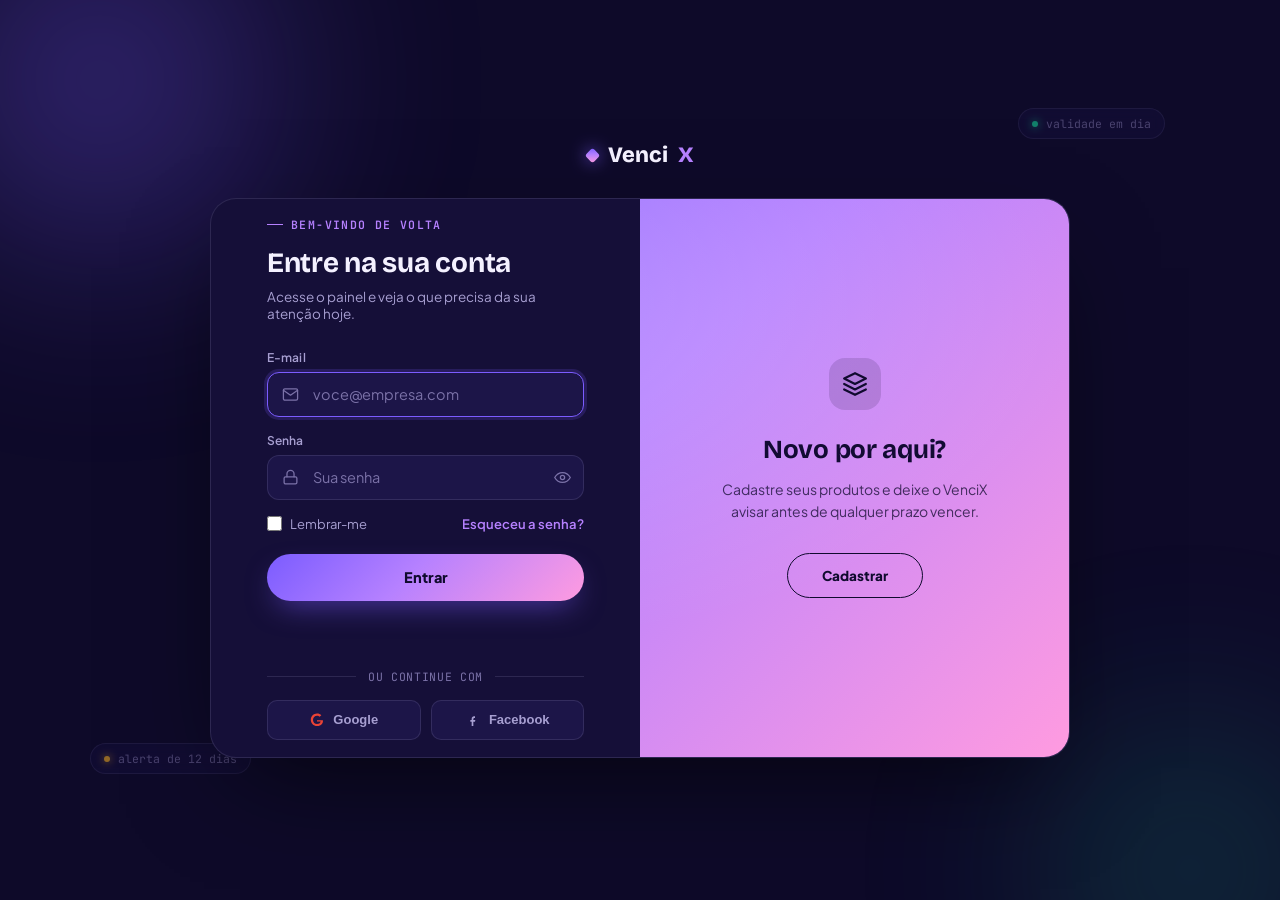
<file: vencix-frontend/vencix-auth.html>
<!DOCTYPE html>
<html lang="pt-BR">
<head>
<meta charset="UTF-8">
<meta name="viewport" content="width=device-width, initial-scale=1.0">
<title>VenciX — Entrar ou Criar Conta</title>
<link rel="preconnect" href="https://fonts.googleapis.com">
<link rel="preconnect" href="https://fonts.gstatic.com" crossorigin>
<link href="https://fonts.googleapis.com/css2?family=Bricolage+Grotesque:opsz,wght@12..96,400;12..96,500;12..96,600;12..96,700;12..96,800&family=Plus+Jakarta+Sans:ital,wght@0,400;0,500;0,600;0,700;0,800;1,500&family=JetBrains+Mono:wght@400;500;600&display=swap" rel="stylesheet">
<style>
  :root{
    --bg: #0E0A29;
    --bg-alt: #150F38;
    --card: #1C1548;
    --card-hi: #251B5C;
    --line: rgba(167,159,209,0.16);
    --text: #F4F1FF;
    --muted: #A79FD1;
    --muted-dim: #7B72A8;

    --safe: #17E3A3;
    --safe-dim: rgba(23,227,163,0.14);
    --warn: #FFB627;
    --warn-dim: rgba(255,182,39,0.14);
    --danger: #FF3B62;
    --danger-dim: rgba(255,59,98,0.14);
    --violet: #7B5CFF;
    --violet-2: #B681FF;

    --grad-brand: linear-gradient(135deg, #7B5CFF 0%, #B681FF 45%, #FF9BE0 100%);

    --display: "Bricolage Grotesque", system-ui, sans-serif;
    --body: "Plus Jakarta Sans", system-ui, sans-serif;
    --mono: "JetBrains Mono", monospace;
  }

  *{ box-sizing:border-box; margin:0; padding:0; }
  body{
    min-height:100vh;
    background: var(--bg);
    color: var(--text);
    font-family: var(--body);
    display:flex; flex-direction:column; align-items:center; justify-content:center;
    padding: 40px 20px;
    position:relative;
    overflow-x:hidden;
    -webkit-font-smoothing: antialiased;
  }
  a{ color:inherit; text-decoration:none; }
  ::selection{ background: var(--violet); color:#fff; }

  /* ambient background, same brand language as the landing page */
  .bg-blob{ position:fixed; border-radius:50%; filter: blur(100px); pointer-events:none; z-index:0; animation: drift 14s ease-in-out infinite; }
  .blob-1{ width:480px; height:480px; background: radial-gradient(circle, #7B5CFF, transparent 70%); top:-160px; left:-140px; opacity:.5; }
  .blob-2{ width:420px; height:420px; background: radial-gradient(circle, #17E3A3, transparent 70%); bottom:-180px; right:-120px; opacity:.25; animation-delay: -6s; }
  @keyframes drift{ 0%,100%{ transform: translate(0,0); } 50%{ transform: translate(24px,-18px); } }
  @media (prefers-reduced-motion: reduce){ .bg-blob{ animation:none; } }

  .badge-float{
    position:fixed; z-index:0; display:flex; align-items:center; gap:8px;
    font-family: var(--mono); font-size:11.5px; color: var(--muted-dim);
    background: rgba(28,21,72,0.6); border:1px solid var(--line); border-radius:100px;
    padding:7px 13px; opacity:.55; backdrop-filter: blur(6px);
    animation: floaty 6s ease-in-out infinite;
  }
  .badge-float .dot{ width:6px; height:6px; border-radius:50%; }
  .badge-1{ top:12%; right:9%; }
  .badge-1 .dot{ background: var(--safe); box-shadow:0 0 8px var(--safe); }
  .badge-2{ bottom:14%; left:7%; animation-delay:-3s; }
  .badge-2 .dot{ background: var(--warn); box-shadow:0 0 8px var(--warn); }
  @keyframes floaty{ 0%,100%{ transform:translateY(0);} 50%{ transform:translateY(-10px);} }
  @media (max-width: 900px){ .badge-float{ display:none; } }

  /* logo */
  .logo{ position:relative; z-index:2; display:flex; align-items:center; gap:10px; margin-bottom:30px; font-family: var(--display); font-weight:800; font-size:22px; }
  .logo .dot{ width:11px; height:11px; border-radius:3px; background: var(--grad-brand); box-shadow:0 0 16px rgba(123,92,255,.8); transform:rotate(45deg); }
  .logo .x{ color: var(--violet-2); }

  /* ===================== AUTH CONTAINER ===================== */
  .auth-container{
    position:relative; z-index:2;
    width: 860px; max-width:100%;
    min-height: 560px;
    background: var(--bg-alt);
    border: 1px solid var(--line);
    border-radius: 26px;
    overflow:hidden;
    box-shadow: 0 40px 100px -30px rgba(0,0,0,.65);
  }

  .form-panel{
    position:absolute; top:0; height:100%; width:50%; left:0;
    display:flex; align-items:center;
    padding: 54px 56px;
    transition: transform .65s cubic-bezier(.65,0,.35,1), opacity .5s ease;
    z-index:2;
  }
  .form-panel form{ width:100%; }
  .sign-up-panel{ opacity:0; z-index:1; }

  .panel-eyebrow{ font-family: var(--mono); font-size:11.5px; letter-spacing:.12em; text-transform:uppercase; color: var(--violet-2); font-weight:600; display:flex; align-items:center; gap:8px; margin-bottom:14px; }
  .panel-eyebrow::before{ content:""; width:16px; height:1px; background:currentColor; }
  .form-panel h1{ font-family: var(--display); font-size: 28px; font-weight:700; letter-spacing:-.01em; margin-bottom:8px; }
  .form-panel > form > p.sub{ font-size:13.5px; color: var(--muted); margin-bottom:28px; }

  .field{ margin-bottom:16px; }
  .field label{ display:block; font-size:12px; font-weight:600; color: var(--muted); margin-bottom:7px; letter-spacing:.01em; }
  .field-input{
    position:relative; display:flex; align-items:center;
    background: var(--card); border:1px solid var(--line); border-radius:12px;
    transition: border-color .2s ease, box-shadow .2s ease;
  }
  .field-input:focus-within{ border-color: var(--violet); box-shadow: 0 0 0 3px rgba(123,92,255,.18); }
  .field-input svg{ width:17px; height:17px; margin-left:14px; color: var(--muted-dim); flex-shrink:0; }
  .field-input input{
    flex:1; background:transparent; border:none; outline:none;
    padding: 12.5px 14px; font-family: var(--body); font-size:14.5px; color: var(--text);
    min-width:0;
  }
  .field-input input::placeholder{ color: var(--muted-dim); }
  .toggle-eye{ background:none; border:none; cursor:pointer; padding:8px 12px; color: var(--muted-dim); display:flex; align-items:center; transition: color .2s ease; }
  .toggle-eye:hover{ color: var(--muted); }
  .toggle-eye svg{ width:17px; height:17px; }

  .row-between{ display:flex; align-items:center; justify-content:space-between; margin: 4px 0 22px; }
  .remember{ display:flex; align-items:center; gap:8px; font-size:13px; color: var(--muted); }
  .remember input{ accent-color: var(--violet); width:15px; height:15px; }
  .link-muted{ font-size:13px; color: var(--violet-2); font-weight:600; }
  .link-muted:hover{ color: var(--text); }

  .terms{ display:flex; align-items:flex-start; gap:9px; font-size:12.5px; color: var(--muted-dim); margin: 4px 0 22px; }
  .terms input{ margin-top:3px; accent-color: var(--violet); width:14px; height:14px; flex-shrink:0; }
  .terms a{ color: var(--violet-2); font-weight:600; }

  .btn-submit{
    width:100%; padding:14.5px; border:none; border-radius:100px;
    background: var(--grad-brand); color:#100A2E; font-family: var(--body); font-weight:800; font-size:14.5px;
    cursor:pointer; transition: transform .25s ease, box-shadow .25s ease;
    box-shadow: 0 12px 30px -10px rgba(123,92,255,.6);
  }
  .btn-submit:hover{ transform: translateY(-2px); box-shadow: 0 16px 36px -8px rgba(123,92,255,.75); }
  .btn-submit:active{ transform: translateY(0); }

  .form-msg{
    margin-top:14px; font-size:12.5px; font-family: var(--mono);
    color: var(--safe); display:flex; align-items:center; gap:7px;
    opacity:0; transform: translateY(-4px); transition: opacity .3s ease, transform .3s ease;
  }
  .form-msg.show{ opacity:1; transform:translateY(0); }
  .form-msg svg{ width:14px; height:14px; }
  .form-msg.error{ color: var(--danger); }
  .field-input input.invalid{ box-shadow: none; }
  .field-input:has(input.invalid){ border-color: var(--danger); }

  .divider{ display:flex; align-items:center; gap:12px; margin: 20px 0 16px; }
  .divider span{ flex:1; height:1px; background: var(--line); }
  .divider p{ font-size:11.5px; color: var(--muted-dim); font-family: var(--mono); text-transform:uppercase; letter-spacing:.06em; }

  .socials{ display:flex; gap:10px; }
  .soc-btn{
    flex:1; display:flex; align-items:center; justify-content:center; gap:8px;
    padding:11px; border-radius:10px; border:1px solid var(--line); background: var(--card);
    font-size:13px; font-weight:600; color: var(--muted); cursor:pointer;
    transition: border-color .2s ease, color .2s ease, background .2s ease;
  }
  .soc-btn:hover{ border-color: rgba(182,129,255,.5); color: var(--text); background: var(--card-hi); }
  .soc-btn svg{ width:16px; height:16px; }

  .mobile-toggle{ display:none; text-align:center; margin-top:20px; font-size:13.5px; color: var(--muted); }
  .mobile-toggle button{ background:none; border:none; color: var(--violet-2); font-weight:700; cursor:pointer; font-family: var(--body); font-size:13.5px; }

  /* -------- overlay (sliding brand panel) -------- */
  .overlay-container{
    position:absolute; top:0; left:50%; width:50%; height:100%;
    overflow:hidden; z-index:10;
    transition: transform .65s cubic-bezier(.65,0,.35,1);
  }
  .overlay{
    position:relative; left:-100%; width:200%; height:100%;
    background: var(--grad-brand);
    transform: translateX(0);
    transition: transform .65s cubic-bezier(.65,0,.35,1);
  }
  .overlay::before{
    content:""; position:absolute; inset:0;
    background: radial-gradient(120% 100% at 30% 20%, rgba(255,255,255,.18), transparent 60%);
    pointer-events:none;
  }
  .overlay-panel{
    position:absolute; top:0; width:50%; height:100%;
    display:flex; flex-direction:column; align-items:center; justify-content:center;
    padding: 0 46px; text-align:center; color:#120B33;
    transition: transform .65s cubic-bezier(.65,0,.35,1);
  }
  .overlay-panel .mark{
    width:52px; height:52px; border-radius:16px; background: rgba(16,10,46,.14);
    display:flex; align-items:center; justify-content:center; margin-bottom:24px;
  }
  .overlay-panel .mark svg{ width:26px; height:26px; color:#100A2E; }
  .overlay-panel h1{ font-family: var(--display); font-size:26px; font-weight:700; margin-bottom:14px; letter-spacing:-.01em; }
  .overlay-panel p{ font-size:14px; line-height:1.55; color: rgba(16,10,46,.75); margin-bottom:30px; max-width:280px; }
  .overlay-left{ transform: translateX(-20%); left:0; }
  .overlay-right{ transform: translateX(0); right:0; }

  .btn-ghost-ov{
    padding: 13px 34px; border-radius:100px; border: 1.5px solid #100A2E;
    background: transparent; color:#100A2E; font-family: var(--body); font-weight:800; font-size:13.5px;
    cursor:pointer; transition: background .25s ease, color .25s ease, transform .25s ease;
  }
  .btn-ghost-ov:hover{ background:#100A2E; color: var(--violet-2); transform: translateY(-2px); }

  /* ---- slide state ---- */
  .auth-container.right-panel-active .sign-in-panel{ transform: translateX(100%); opacity:0; z-index:1; pointer-events:none; }
  .auth-container.right-panel-active .sign-up-panel{ transform: translateX(100%); opacity:1; z-index:5; pointer-events:auto; }
  .auth-container.right-panel-active .overlay-container{ transform: translateX(-100%); }
  .auth-container.right-panel-active .overlay{ transform: translateX(50%); }
  .auth-container.right-panel-active .overlay-left{ transform: translateX(0); }
  .auth-container.right-panel-active .overlay-right{ transform: translateX(20%); }

  .back-link{ position:relative; z-index:2; margin-top:26px; font-size:13.5px; color: var(--muted); display:flex; align-items:center; gap:7px; }
  .back-link svg{ width:15px; height:15px; }
  .back-link:hover{ color: var(--text); }

  /* ===================== RESPONSIVE ===================== */
  @media (max-width: 860px){
    .auth-container{ min-height:0; }
    .overlay-container{ display:none; }
    .auth-container{ width:100%; max-width:440px; border-radius:20px; }
    .form-panel{
      position:relative; width:100%; height:auto; padding: 40px 28px;
      transform:none !important; opacity:1 !important; z-index:1 !important; display:none;
      transition:none;
    }
    .sign-in-panel{ display:flex; }
    .auth-container.right-panel-active .sign-in-panel{ display:none; }
    .auth-container.right-panel-active .sign-up-panel{ display:flex; }
    .mobile-toggle{ display:block; }
  }
  @media (max-width: 420px){
    .form-panel{ padding: 34px 20px; }
    .socials{ flex-direction:column; }
  }
</style>
</head>
<body>

  <div class="bg-blob blob-1"></div>
  <div class="bg-blob blob-2"></div>
  <div class="badge-float badge-1"><span class="dot"></span> validade em dia</div>
  <div class="badge-float badge-2"><span class="dot"></span> alerta de 12 dias</div>

  <a href="vencix-landing.html" class="logo"><span class="dot"></span>Venci<span class="x">X</span></a>

  <div class="auth-container" id="authContainer">

    <!-- SIGN UP -->
    <div class="form-panel sign-up-panel">
      <form id="signUpForm" novalidate>
        <span class="panel-eyebrow">Criar conta</span>
        <h1>Comece a controlar suas validades</h1>
        <p class="sub">Leva menos de um minuto para configurar seu primeiro alerta.</p>

        <div class="field">
          <label for="su-name">Nome completo</label>
          <div class="field-input">
            <svg viewBox="0 0 24 24" fill="none" stroke="currentColor" stroke-width="1.8" stroke-linecap="round" stroke-linejoin="round"><path d="M20 21v-2a4 4 0 00-4-4H8a4 4 0 00-4 4v2"/><circle cx="12" cy="7" r="4"/></svg>
            <input id="su-name" type="text" placeholder="Seu nome" required>
          </div>
        </div>

        <div class="field">
          <label for="su-email">E-mail</label>
          <div class="field-input">
            <svg viewBox="0 0 24 24" fill="none" stroke="currentColor" stroke-width="1.8" stroke-linecap="round" stroke-linejoin="round"><rect x="2" y="4" width="20" height="16" rx="2"/><path d="M22 6l-10 7L2 6"/></svg>
            <input id="su-email" type="email" placeholder="voce@empresa.com" required>
          </div>
        </div>

        <div class="field">
          <label for="su-pass">Senha</label>
          <div class="field-input">
            <svg viewBox="0 0 24 24" fill="none" stroke="currentColor" stroke-width="1.8" stroke-linecap="round" stroke-linejoin="round"><rect x="3" y="11" width="18" height="10" rx="2"/><path d="M7 11V7a5 5 0 0110 0v4"/></svg>
            <input id="su-pass" type="password" placeholder="Crie uma senha" minlength="8" required>
            <button type="button" class="toggle-eye" data-target="su-pass" aria-label="Mostrar senha">
              <svg viewBox="0 0 24 24" fill="none" stroke="currentColor" stroke-width="1.8" stroke-linecap="round" stroke-linejoin="round"><path d="M1 12s4-7 11-7 11 7 11 7-4 7-11 7-11-7-11-7z"/><circle cx="12" cy="12" r="3"/></svg>
            </button>
          </div>
        </div>

        <label class="terms">
          <input type="checkbox" required>
          <span>Concordo com os <a href="#">Termos de uso</a> e a <a href="#">Política de privacidade</a> do VenciX.</span>
        </label>

        <button type="submit" class="btn-submit">Criar minha conta</button>
        <div class="form-msg" id="signUpMsg">
          <svg viewBox="0 0 24 24" fill="none" stroke="currentColor" stroke-width="2"><path d="M20 6L9 17l-5-5"/></svg>
          Conta criada! (tela de demonstração)
        </div>

        <div class="mobile-toggle">
          Já tem uma conta? <button type="button" data-action="login">Entrar</button>
        </div>
      </form>
    </div>

    <!-- SIGN IN -->
    <div class="form-panel sign-in-panel">
      <form id="signInForm" novalidate>
        <span class="panel-eyebrow">Bem-vindo de volta</span>
        <h1>Entre na sua conta</h1>
        <p class="sub">Acesse o painel e veja o que precisa da sua atenção hoje.</p>

        <div class="field">
          <label for="si-email">E-mail</label>
          <div class="field-input">
            <svg viewBox="0 0 24 24" fill="none" stroke="currentColor" stroke-width="1.8" stroke-linecap="round" stroke-linejoin="round"><rect x="2" y="4" width="20" height="16" rx="2"/><path d="M22 6l-10 7L2 6"/></svg>
            <input id="si-email" type="email" placeholder="voce@empresa.com" required>
          </div>
        </div>

        <div class="field">
          <label for="si-pass">Senha</label>
          <div class="field-input">
            <svg viewBox="0 0 24 24" fill="none" stroke="currentColor" stroke-width="1.8" stroke-linecap="round" stroke-linejoin="round"><rect x="3" y="11" width="18" height="10" rx="2"/><path d="M7 11V7a5 5 0 0110 0v4"/></svg>
            <input id="si-pass" type="password" placeholder="Sua senha" required>
            <button type="button" class="toggle-eye" data-target="si-pass" aria-label="Mostrar senha">
              <svg viewBox="0 0 24 24" fill="none" stroke="currentColor" stroke-width="1.8" stroke-linecap="round" stroke-linejoin="round"><path d="M1 12s4-7 11-7 11 7 11 7-4 7-11 7-11-7-11-7z"/><circle cx="12" cy="12" r="3"/></svg>
            </button>
          </div>
        </div>

        <div class="row-between">
          <label class="remember"><input type="checkbox"> Lembrar-me</label>
          <a href="#" class="link-muted">Esqueceu a senha?</a>
        </div>

        <button type="submit" class="btn-submit">Entrar</button>
        <div class="form-msg" id="signInMsg">
          <svg viewBox="0 0 24 24" fill="none" stroke="currentColor" stroke-width="2"><path d="M20 6L9 17l-5-5"/></svg>
          Login efetuado! (tela de demonstração)
        </div>

        <div class="divider"><span></span><p>ou continue com</p><span></span></div>
        <div class="socials">
          <button type="button" class="soc-btn">
            <svg viewBox="0 0 24 24"><path fill="#EA4335" d="M12 10.2v3.9h5.5c-.24 1.3-1.7 3.9-5.5 3.9-3.3 0-6-2.7-6-6.1s2.7-6.1 6-6.1c1.9 0 3.1.8 3.9 1.5l2.6-2.5C16.9 3.3 14.7 2.3 12 2.3 6.9 2.3 2.7 6.5 2.7 11.6S6.9 21 12 21c6.9 0 8.9-4.8 8.9-7.3 0-.5 0-.9-.1-1.3H12z"/></svg>
            Google
          </button>
          <button type="button" class="soc-btn">
            <svg viewBox="0 0 24 24" fill="currentColor"><path d="M13.5 9H15V6.5h-1.5C11.6 6.5 10 8.1 10 10.2V12H8v2.5h2V21h2.5v-6.5H15l.5-2.5h-3v-1.5c0-.7.3-1 .9-1z"/></svg>
            Facebook
          </button>
        </div>

        <div class="mobile-toggle">
          Ainda não tem conta? <button type="button" data-action="register">Cadastre-se</button>
        </div>
      </form>
    </div>

    <!-- OVERLAY -->
    <div class="overlay-container">
      <div class="overlay">
        <div class="overlay-panel overlay-left">
          <div class="mark"><svg viewBox="0 0 24 24" fill="none" stroke="currentColor" stroke-width="2" stroke-linecap="round" stroke-linejoin="round"><path d="M12 2a10 10 0 100 20 10 10 0 000-20z"/><path d="M12 7v6l4 2"/></svg></div>
          <h1>Já tem conta?</h1>
          <p>Entre e volte a ver, em segundos, o que está em dia, o que precisa de atenção e o que é urgente.</p>
          <button class="btn-ghost-ov" type="button" data-action="login">Entrar</button>
        </div>
        <div class="overlay-panel overlay-right">
          <div class="mark"><svg viewBox="0 0 24 24" fill="none" stroke="currentColor" stroke-width="2" stroke-linecap="round" stroke-linejoin="round"><path d="M12 2L2 7l10 5 10-5-10-5z"/><path d="M2 17l10 5 10-5M2 12l10 5 10-5"/></svg></div>
          <h1>Novo por aqui?</h1>
          <p>Cadastre seus produtos e deixe o VenciX avisar antes de qualquer prazo vencer.</p>
          <button class="btn-ghost-ov" type="button" data-action="register">Cadastrar</button>
        </div>
      </div>
    </div>

  </div>

 

<script src="./scripts/src/api.js"></script>
<script src="./scripts/src/auth.js"></script>

</body>
</html>
</file>
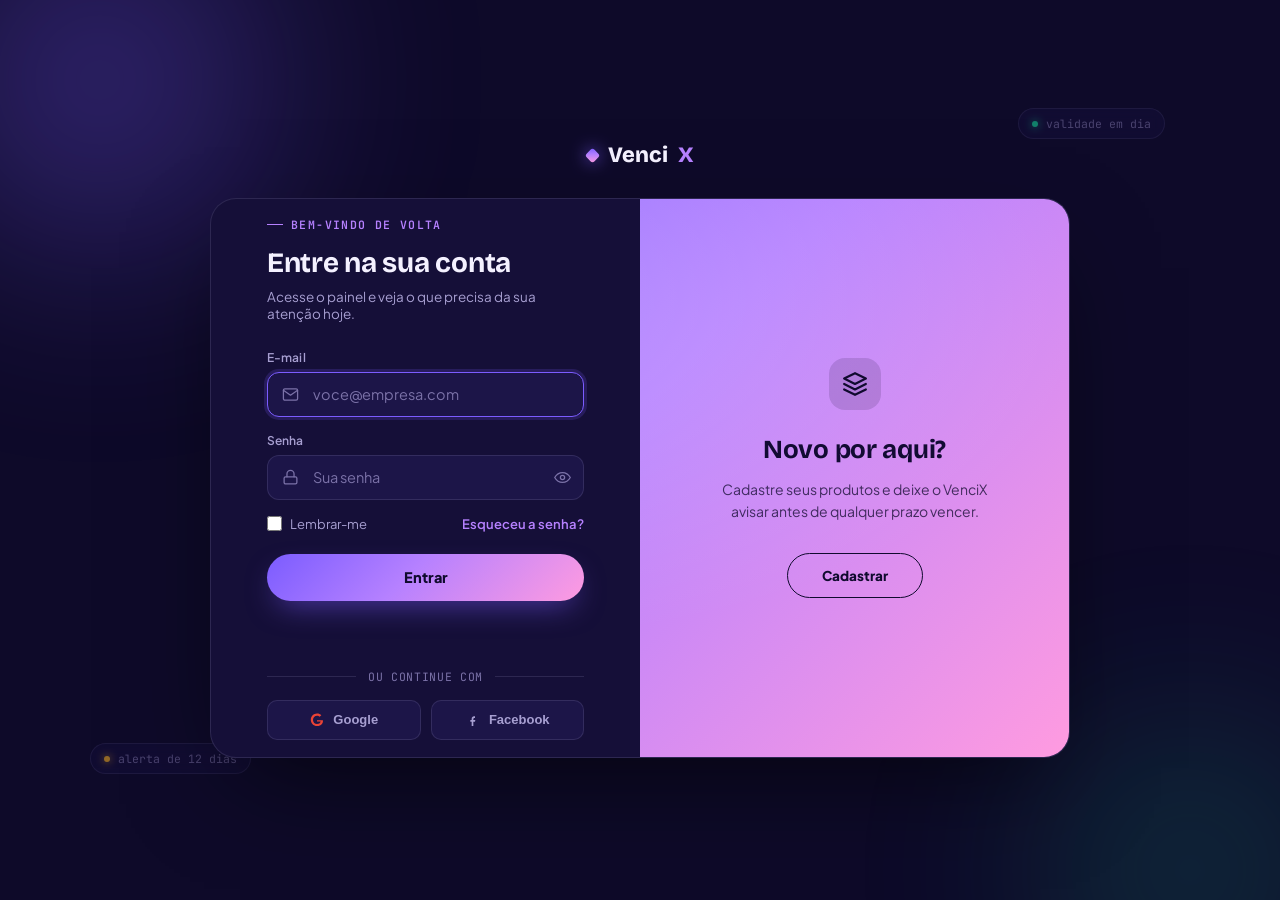
<file: vencix-frontend/vencix-dashboard.html>
<!DOCTYPE html>
<html lang="pt-BR">
<head>
<meta charset="UTF-8">
<meta name="viewport" content="width=device-width, initial-scale=1.0">
<title>VenciX — Dashboard</title>
<link rel="preconnect" href="https://fonts.googleapis.com">
<link rel="preconnect" href="https://fonts.gstatic.com" crossorigin>
<link href="https://fonts.googleapis.com/css2?family=Bricolage+Grotesque:opsz,wght@12..96,400;12..96,500;12..96,600;12..96,700;12..96,800&family=Plus+Jakarta+Sans:ital,wght@0,400;0,500;0,600;0,700;0,800;1,500&family=JetBrains+Mono:wght@400;500;600&display=swap" rel="stylesheet">
<style>
  :root{
    --bg: #0E0A29;
    --bg-alt: #150F38;
    --card: #1C1548;
    --card-hi: #251B5C;
    --line: rgba(167,159,209,0.16);
    --text: #F4F1FF;
    --muted: #A79FD1;
    --muted-dim: #7B72A8;

    --safe: #17E3A3;
    --safe-dim: rgba(23,227,163,0.14);
    --warn: #FFB627;
    --warn-dim: rgba(255,182,39,0.14);
    --danger: #FF3B62;
    --danger-dim: rgba(255,59,98,0.14);
    --violet: #7B5CFF;
    --violet-2: #B681FF;

    --grad-brand: linear-gradient(135deg, #7B5CFF 0%, #B681FF 45%, #FF9BE0 100%);

    --display: "Bricolage Grotesque", system-ui, sans-serif;
    --body: "Plus Jakarta Sans", system-ui, sans-serif;
    --mono: "JetBrains Mono", monospace;

    --container: 1180px;
  }

  *{ box-sizing: border-box; margin:0; padding:0; }
  html{ scroll-behavior: smooth; }
  body{
    background: var(--bg);
    color: var(--text);
    font-family: var(--body);
    line-height: 1.5;
    overflow-x: hidden;
    -webkit-font-smoothing: antialiased;
  }
  img{ max-width:100%; display:block; }
  a{ color:inherit; text-decoration:none; }
  ul{ list-style:none; }
  section{ position:relative; }
  ::selection{ background: var(--violet); color:#fff; }
  :focus-visible{ outline: 2px solid var(--violet-2); outline-offset: 3px; border-radius: 4px; }

  .wrap{ max-width: var(--container); margin: 0 auto; padding: 0 32px; }

  .eyebrow{
    font-family: var(--mono); font-size: 12.5px; letter-spacing: 0.14em; text-transform: uppercase;
    color: var(--violet-2); display:inline-flex; align-items:center; gap:10px; font-weight:500;
  }
  .eyebrow::before{ content:""; width:7px; height:7px; border-radius:50%; background: var(--safe); box-shadow: 0 0 0 4px var(--safe-dim); }

  h1,h2,h3,h4{ font-family: var(--display); font-weight:700; letter-spacing:-0.02em; }

  .btn{
    display:inline-flex; align-items:center; justify-content:center; gap:8px;
    padding: 14px 26px; border-radius:100px;
    font-family: var(--body); font-weight:700; font-size:14.5px;
    cursor:pointer; border:none;
    transition: transform .25s ease, box-shadow .25s ease, background .25s ease, border-color .25s ease, opacity .2s ease;
    white-space:nowrap;
  }
  .btn-primary{ background: var(--grad-brand); color:#100A2E; box-shadow: 0 10px 30px -8px rgba(123,92,255,0.65); }
  .btn-primary:hover{ transform: translateY(-2px); box-shadow: 0 16px 36px -8px rgba(123,92,255,0.8); }
  .btn-ghost{ background: transparent; color: var(--text); border: 1px solid var(--line); }
  .btn-ghost:hover{ background: rgba(255,255,255,0.05); border-color: rgba(255,255,255,0.3); }
  .btn-sm{ padding: 10px 18px; font-size: 13px; }
  .btn:disabled{ opacity:.5; cursor:not-allowed; transform:none !important; }
  .btn svg{ width:15px; height:15px; }

  /* ---------- HEADER ---------- */
  header{
    position: fixed; top:0; left:0; right:0; z-index:100;
    padding: 20px 0;
    transition: background .3s ease, padding .3s ease, border-color .3s ease;
    border-bottom: 1px solid transparent;
  }
  header.scrolled{
    background: rgba(14,10,41,0.85);
    backdrop-filter: blur(14px); -webkit-backdrop-filter: blur(14px);
    padding: 14px 0; border-bottom: 1px solid var(--line);
  }
  nav{ display:flex; align-items:center; justify-content:space-between; }
  .logo{ display:flex; align-items:center; gap:10px; font-family: var(--display); font-weight:800; font-size:21px; letter-spacing:-0.01em; }
  .logo .dot{ width:11px; height:11px; border-radius:3px; background: var(--grad-brand); box-shadow: 0 0 16px rgba(123,92,255,0.8); transform: rotate(45deg); }
  .logo span.x{ color: var(--violet-2); }
  .nav-links{ display:flex; gap:30px; align-items:center; }
  .nav-links a{ font-size:14.5px; font-weight:600; color: var(--muted); transition: color .2s ease; display:flex; align-items:center; gap:7px; }
  .nav-links a:hover{ color: var(--text); }
  .nav-links a svg{ width:15px; height:15px; }
  .user-chip{ display:flex; align-items:center; gap:9px; padding: 7px 14px 7px 7px; border:1px solid var(--line); border-radius:100px; }
  .user-chip .av{ width:26px; height:26px; border-radius:50%; background: var(--grad-brand); flex-shrink:0; }
  .user-chip span{ font-size:12.5px; font-weight:600; color: var(--muted); }
  @media (max-width: 720px){ .nav-links a.hide-mobile{ display:none; } .user-chip span{ display:none; } }

  /* ---------- HERO / PAGE HEADER ---------- */
  .dashboard-hero{
    padding: 128px 0 56px;
    position:relative;
    overflow:hidden;
  }
  .hero-blob{ position:absolute; border-radius:50%; filter: blur(90px); pointer-events:none; z-index:0; }
  .hb-1{ width:420px; height:420px; background: radial-gradient(circle, #7B5CFF, transparent 70%); top:-180px; left:-120px; opacity:.45; }
  .hb-2{ width:360px; height:360px; background: radial-gradient(circle, #17E3A3, transparent 70%); top:-80px; right:-100px; opacity:.22; }

  .hero-top{ position:relative; z-index:2; display:flex; align-items:flex-start; justify-content:space-between; gap:24px; flex-wrap:wrap; }
  .dashboard-hero h1{ font-size: clamp(28px, 3.4vw, 38px); margin: 14px 0 10px; }
  .dashboard-hero p.sub{ color: var(--muted); max-width:520px; font-size:15.5px; }
  .proto-badge{
    font-family: var(--mono); font-size:11px; color: var(--muted-dim);
    border: 1px dashed var(--line); border-radius:100px; padding:7px 14px;
    display:inline-flex; align-items:center; gap:8px; white-space:nowrap;
  }
  .proto-badge svg{ width:13px; height:13px; }

  /* ---------- KPI CARDS ---------- */
  .kpi-grid{ position:relative; z-index:2; display:grid; grid-template-columns: repeat(4,1fr); gap:16px; margin-top:36px; }
  .kpi-card{
    background: var(--card); border:1px solid var(--line); border-radius:18px;
    padding: 20px 22px; display:flex; align-items:center; gap:16px;
    border-left: 3px solid var(--line);
    transition: transform .25s ease, border-color .25s ease;
  }
  .kpi-card:hover{ transform: translateY(-3px); }
  .kpi-card.kpi-total{ border-left-color: var(--violet-2); }
  .kpi-card.kpi-safe{ border-left-color: var(--safe); }
  .kpi-card.kpi-warn{ border-left-color: var(--warn); }
  .kpi-card.kpi-danger{ border-left-color: var(--danger); }
  .kpi-icon{ width:42px; height:42px; border-radius:12px; display:flex; align-items:center; justify-content:center; flex-shrink:0; }
  .kpi-icon svg{ width:20px; height:20px; }
  .kpi-total .kpi-icon{ background: rgba(123,92,255,0.16); } .kpi-total .kpi-icon svg{ color: var(--violet-2); }
  .kpi-safe .kpi-icon{ background: var(--safe-dim); } .kpi-safe .kpi-icon svg{ color: var(--safe); }
  .kpi-warn .kpi-icon{ background: var(--warn-dim); } .kpi-warn .kpi-icon svg{ color: var(--warn); }
  .kpi-danger .kpi-icon{ background: var(--danger-dim); } .kpi-danger .kpi-icon svg{ color: var(--danger); }
  .kpi-value{ font-family: var(--display); font-size:26px; font-weight:700; line-height:1; margin-bottom:4px; }
  .kpi-label{ font-size:12.5px; color: var(--muted-dim); font-weight:600; }
  @media (max-width: 900px){ .kpi-grid{ grid-template-columns: 1fr 1fr; } }
  @media (max-width: 480px){ .kpi-grid{ grid-template-columns: 1fr; } }

  /* ---------- reveal on scroll ---------- */
  .reveal{ opacity:0; transform: translateY(24px); transition: opacity .6s ease, transform .6s ease; }
  .reveal.in{ opacity:1; transform: translateY(0); }

  /* ---------- CONTENT LAYOUT ---------- */
  .dashboard-content{ display:grid; grid-template-columns: 1fr; gap:24px; padding: 8px 0 90px; align-items:start; }
  @media (min-width: 980px){ .dashboard-content{ grid-template-columns: 380px 1fr; } }

  .panel{ background: var(--card); border:1px solid var(--line); border-radius:20px; padding: 28px 26px; }
  .panel-head{ display:flex; align-items:center; justify-content:space-between; gap:12px; margin-bottom:22px; }
  .panel-head h2{ font-size:19px; }
  .panel-head .edit-tag{ font-family: var(--mono); font-size:11px; color: var(--violet-2); background: rgba(123,92,255,0.14); padding:5px 10px; border-radius:100px; }

  @media (min-width: 980px){ .panel.form-panel{ position: sticky; top: 100px; } }

  /* ---------- FORM ---------- */
  .field{ margin-bottom:17px; }
  .field label{ display:block; font-size:12.5px; font-weight:600; color: var(--muted); margin-bottom:7px; }
  .field-input{
    position:relative; display:flex; align-items:center;
    background: var(--bg-alt); border:1px solid var(--line); border-radius:12px;
    transition: border-color .2s ease, box-shadow .2s ease;
  }
  .field-input:focus-within{ border-color: var(--violet); box-shadow: 0 0 0 3px rgba(123,92,255,.18); }
  .field-input svg{ width:16px; height:16px; margin-left:14px; color: var(--muted-dim); flex-shrink:0; }
  .field-input input{
    flex:1; background:transparent; border:none; outline:none; min-width:0;
    padding: 12px 14px; font-family: var(--body); font-size:14.5px; color: var(--text);
  }
  .field-input input::placeholder{ color: var(--muted-dim); }
  .field-hint{ font-size:11.5px; color: var(--muted-dim); margin-top:6px; }
  .field-error{ font-size:11.5px; color: var(--danger); margin-top:6px; display:none; }
  .field.invalid .field-input{ border-color: var(--danger); }
  .field.invalid .field-error{ display:block; }

  .form-actions{ display:flex; gap:12px; margin-top:22px; }
  .form-actions .btn{ flex:1; }

  .form-msg{
    margin-top:16px; font-size:12.5px; font-family: var(--mono);
    color: var(--safe); display:flex; align-items:center; gap:7px;
    opacity:0; transform: translateY(-4px); transition: opacity .3s ease, transform .3s ease; height:0; overflow:hidden;
  }
  .form-msg.show{ opacity:1; transform:translateY(0); height:auto; margin-top:16px; }
  .form-msg svg{ width:14px; height:14px; flex-shrink:0; }

  /* ---------- FILTER TOOLBAR ---------- */
  .toolbar{ display:flex; gap:14px; flex-wrap:wrap; align-items:center; margin-bottom:20px; }
  .search-input{ flex:1; min-width:180px; }
  .select-wrap{
    position:relative; display:flex; align-items:center;
    background: var(--bg-alt); border:1px solid var(--line); border-radius:12px;
  }
  .select-wrap svg{ width:15px; height:15px; margin-left:14px; color: var(--muted-dim); flex-shrink:0; }
  .select-wrap select{
    appearance:none; background:transparent; border:none; outline:none;
    padding: 11px 34px 11px 10px; font-family: var(--body); font-size:13.5px; color: var(--text); cursor:pointer;
  }
  .select-wrap::after{
    content:""; position:absolute; right:14px; top:50%; width:8px; height:8px;
    border-right:1.6px solid var(--muted-dim); border-bottom:1.6px solid var(--muted-dim);
    transform: translateY(-70%) rotate(45deg); pointer-events:none;
  }
  .select-wrap select option{ background: var(--bg-alt); color: var(--text); }

  /* ---------- TABLE ---------- */
  .table-wrap{ overflow-x:auto; border-radius:14px; }
  .products-table{ width:100%; border-collapse: separate; border-spacing: 0 10px; min-width:640px; }
  .products-table th, .products-table td{ padding: 14px 18px; text-align:left; font-size:13.5px; }
  .products-table th{ background: var(--bg-alt); color: var(--muted-dim); font-weight:600; font-size:11.5px; letter-spacing:.04em; text-transform:uppercase; white-space:nowrap; }
  .products-table th:first-child{ border-radius:10px 0 0 10px; }
  .products-table th:last-child{ border-radius:0 10px 10px 0; text-align:right; }
  .products-table td{ background: var(--bg-alt); border-top:1px solid var(--line); border-bottom:1px solid var(--line); }
  .products-table td:first-child{ border-left:1px solid var(--line); border-radius:10px 0 0 10px; font-weight:600; }
  .products-table td:last-child{ border-right:1px solid var(--line); border-radius:0 10px 10px 0; text-align:right; }
  .products-table tr{ transition: transform .5s ease, opacity .5s ease; }
  .products-table tr.row-enter{ opacity:0; transform: translateY(8px); }
  .products-table tbody tr:hover td{ background: var(--card-hi); }
  .ean-mono{ font-family: var(--mono); font-size:12.5px; color: var(--muted); }

  .status-badge{ display:inline-flex; align-items:center; gap:6px; padding: 5px 11px; border-radius:100px; font-size:11.5px; font-weight:700; text-transform:uppercase; letter-spacing:.02em; }
  .status-badge .sdot{ width:6px; height:6px; border-radius:50%; }
  .status-ok{ background: var(--safe-dim); color: var(--safe); } .status-ok .sdot{ background: var(--safe); }
  .status-warn{ background: var(--warn-dim); color: var(--warn); } .status-warn .sdot{ background: var(--warn); }
  .status-danger{ background: var(--danger-dim); color: var(--danger); } .status-danger .sdot{ background: var(--danger); }

  .row-actions{ display:inline-flex; gap:6px; }
  .icon-btn{
    width:32px; height:32px; border-radius:9px; border:1px solid var(--line);
    background: transparent; color: var(--muted); cursor:pointer;
    display:inline-flex; align-items:center; justify-content:center;
    transition: background .2s ease, color .2s ease, border-color .2s ease;
  }
  .icon-btn svg{ width:15px; height:15px; }
  .icon-btn:hover{ background: rgba(255,255,255,0.06); color: var(--text); }
  .icon-btn.danger:hover{ background: var(--danger-dim); color: var(--danger); border-color: rgba(255,59,98,.4); }
  .icon-btn.editing{ background: var(--violet); color:#fff; border-color: var(--violet); }

  .empty-state{ text-align:center; padding: 56px 20px; color: var(--muted-dim); }
  .empty-state svg{ width:40px; height:40px; margin: 0 auto 14px; opacity:.6; }
  .empty-state p{ font-size:14px; }

  /* ---------- TOAST ---------- */
  .toast{
    position:fixed; bottom:26px; right:26px; z-index:300;
    background: var(--card); border:1px solid var(--line); border-radius:12px;
    padding: 14px 18px; display:flex; align-items:center; gap:10px;
    font-size:13.5px; font-weight:600; box-shadow: 0 20px 50px -18px rgba(0,0,0,.6);
    transform: translateY(16px); opacity:0; pointer-events:none; transition: transform .35s ease, opacity .35s ease;
  }
  .toast.show{ transform: translateY(0); opacity:1; }
  .toast .t-icon{ width:28px; height:28px; border-radius:50%; display:flex; align-items:center; justify-content:center; flex-shrink:0; }
  .toast .t-icon svg{ width:14px; height:14px; }
  .toast.success .t-icon{ background: var(--safe-dim); color: var(--safe); }
  .toast.danger .t-icon{ background: var(--danger-dim); color: var(--danger); }

  /* ---------- FOOTER ---------- */
  footer{ border-top: 1px solid var(--line); padding: 50px 0 34px; }
  .footer-grid{ display:grid; grid-template-columns: 1.4fr 1fr 1fr 1fr; gap:40px; margin-bottom:40px; }
  .footer-brand p{ color: var(--muted-dim); font-size:13.5px; margin-top:14px; max-width:260px; }
  .footer-col h5{ font-family: var(--mono); font-size:11.5px; text-transform:uppercase; letter-spacing:.08em; color: var(--muted-dim); margin-bottom:16px; }
  .footer-col a{ display:block; font-size:14px; color: var(--muted); margin-bottom:12px; transition: color .2s ease; }
  .footer-col a:hover{ color: var(--text); }
  .footer-bottom{ display:flex; justify-content:space-between; align-items:center; padding-top:24px; border-top:1px solid var(--line); font-size:13px; color: var(--muted-dim); flex-wrap:wrap; gap:14px; }
  @media (max-width: 760px){ .footer-grid{ grid-template-columns: 1fr 1fr; } }

  @media (prefers-reduced-motion: reduce){
    *{ animation-duration:0.001ms !important; animation-iteration-count:1 !important; transition-duration:0.001ms !important; scroll-behavior:auto !important; }
  }
</style>
</head>
<body>

<header id="site-header">
  <div class="wrap">
    <nav>
      <a href="index.html" class="logo"><span class="dot"></span>Venci<span class="x">X</span></a>
      <div class="nav-links">
        <a href="index.html" class="hide-mobile">
          <svg viewBox="0 0 24 24" fill="none" stroke="currentColor" stroke-width="2" stroke-linecap="round" stroke-linejoin="round"><path d="M3 11l9-7 9 7"/><path d="M5 10v10h14V10"/></svg>
          Home
        </a>
        <span class="user-chip">
      <span class="av"></span>
      <span id="user-email-chip">Loja Demonstração</span>
      </span>
        <a href="vencix-auth.html" id="logout-link">
          <svg viewBox="0 0 24 24" fill="none" stroke="currentColor" stroke-width="2" stroke-linecap="round" stroke-linejoin="round"><path d="M9 21H5a2 2 0 01-2-2V5a2 2 0 012-2h4"/><path d="M16 17l5-5-5-5"/><path d="M21 12H9"/></svg>
          Sair
        </a>
      </div>
    </nav>
  </div>
</header>

<main id="top">

  <!-- HERO -->
  <section class="dashboard-hero">
    <div class="hero-blob hb-1" data-parallax="0.10"></div>
    <div class="hero-blob hb-2" data-parallax="0.16"></div>

    <div class="wrap">
      <div class="hero-top reveal">
        <div>
          <span class="eyebrow">Painel de controle</span>
          <h1>Seus produtos, sempre à vista</h1>
          <p class="sub">Cadastre produtos e acompanhe o que está em dia, o que exige atenção e o que está prestes a vencer.</p>
        </div>
        <span class="proto-badge">
          <svg viewBox="0 0 24 24" fill="none" stroke="currentColor" stroke-width="2" stroke-linecap="round" stroke-linejoin="round"><circle cx="12" cy="12" r="10"/><path d="M12 8v4M12 16h.01"/></svg>
          Protótipo — dados válidos apenas nesta sessão
        </span>
      </div>

      <div class="kpi-grid">
        <div class="kpi-card kpi-total reveal">
          <div class="kpi-icon"><svg viewBox="0 0 24 24" fill="none" stroke="currentColor" stroke-width="2" stroke-linecap="round" stroke-linejoin="round"><rect x="3" y="7" width="18" height="14" rx="2"/><path d="M3 7l2-4h14l2 4"/><path d="M9 11a3 3 0 006 0"/></svg></div>
          <div><div class="kpi-value" id="kpi-total">0</div><div class="kpi-label">Total de produtos</div></div>
        </div>
        <div class="kpi-card kpi-safe reveal">
          <div class="kpi-icon"><svg viewBox="0 0 24 24" fill="none" stroke="currentColor" stroke-width="2" stroke-linecap="round" stroke-linejoin="round"><path d="M20 6L9 17l-5-5"/></svg></div>
          <div><div class="kpi-value" id="kpi-safe">0</div><div class="kpi-label">Em dia</div></div>
        </div>
        <div class="kpi-card kpi-warn reveal">
          <div class="kpi-icon"><svg viewBox="0 0 24 24" fill="none" stroke="currentColor" stroke-width="2" stroke-linecap="round" stroke-linejoin="round"><path d="M12 9v4M12 17h.01"/><path d="M10.3 3.9L1.8 18a2 2 0 001.7 3h17a2 2 0 001.7-3L13.7 3.9a2 2 0 00-3.4 0z"/></svg></div>
          <div><div class="kpi-value" id="kpi-warn">0</div><div class="kpi-label">Precisam de atenção</div></div>
        </div>
        <div class="kpi-card kpi-danger reveal">
          <div class="kpi-icon"><svg viewBox="0 0 24 24" fill="none" stroke="currentColor" stroke-width="2" stroke-linecap="round" stroke-linejoin="round"><circle cx="12" cy="12" r="10"/><path d="M12 7v6l4 2"/></svg></div>
          <div><div class="kpi-value" id="kpi-danger">0</div><div class="kpi-label">Urgentes / vencidos</div></div>
        </div>
      </div>
    </div>
  </section>

  <!-- CONTENT -->
  <section class="wrap">
    <div class="dashboard-content">

      <!-- FORM PANEL -->
      <div class="panel form-panel reveal">
        <div class="panel-head">
          <h2 id="form-title">Cadastrar produto</h2>
          <span class="edit-tag" id="edit-tag" style="display:none;">Editando</span>
        </div>

        <form id="product-form" novalidate>
          <div class="field" id="field-name">
            <label for="product-name">Nome do produto</label>
            <div class="field-input">
              <svg viewBox="0 0 24 24" fill="none" stroke="currentColor" stroke-width="1.8" stroke-linecap="round" stroke-linejoin="round"><path d="M20 12V7a2 2 0 00-1-1.73l-7-4a2 2 0 00-2 0l-7 4A2 2 0 002 7v10a2 2 0 001 1.73l7 4a2 2 0 002 0l3.5-2"/><path d="M3.3 6.8L12 12l8.7-5.2"/><path d="M12 22V12"/></svg>
              <input id="product-name" type="text" placeholder="Ex: Arroz Tipo 1" required>
            </div>
            <span class="field-error">Informe o nome do produto.</span>
          </div>

          <div class="field" id="field-ean">
            <label for="ean-code">Código EAN</label>
            <div class="field-input">
              <svg viewBox="0 0 24 24" fill="none" stroke="currentColor" stroke-width="1.8" stroke-linecap="round" stroke-linejoin="round"><rect x="3" y="4" width="18" height="16" rx="1"/><path d="M7 4v16M11 4v16M15 4v9M17.5 4v9"/></svg>
              <input id="ean-code" type="text" inputmode="numeric" maxlength="13" placeholder="Ex: 7891234567890">
            </div>
            <span class="field-hint">Opcional — 8 a 13 dígitos.</span>
            <span class="field-error">O código EAN deve conter apenas números (8–13 dígitos).</span>
          </div>

          <div class="field" id="field-date">
            <label for="expiry-date">Data de validade</label>
            <div class="field-input">
              <svg viewBox="0 0 24 24" fill="none" stroke="currentColor" stroke-width="1.8" stroke-linecap="round" stroke-linejoin="round"><rect x="3" y="5" width="18" height="16" rx="2"/><path d="M16 3v4M8 3v4M3 10h18"/></svg>
              <input id="expiry-date" type="date" required>
            </div>
            <span class="field-error">Informe a data de validade.</span>
          </div>

          <div class="field" id="field-qty">
            <label for="quantity">Quantidade</label>
            <div class="field-input">
              <svg viewBox="0 0 24 24" fill="none" stroke="currentColor" stroke-width="1.8" stroke-linecap="round" stroke-linejoin="round"><path d="M20.5 7.3L12 12m0 0L3.5 7.3M12 12v9"/><path d="M12 3l8.5 4.3v9.4L12 21l-8.5-4.3V7.3z"/></svg>
              <input id="quantity" type="number" min="1" value="1" required>
            </div>
            <span class="field-error">Informe uma quantidade válida.</span>
          </div>

          <div class="form-actions">
            <button type="submit" class="btn btn-primary" id="submit-btn">Cadastrar produto</button>
            <button type="button" class="btn btn-ghost" id="cancel-edit-btn" style="display:none;">Cancelar</button>
          </div>

          <div class="form-msg" id="form-msg">
            <svg viewBox="0 0 24 24" fill="none" stroke="currentColor" stroke-width="2"><path d="M20 6L9 17l-5-5"/></svg>
            <span id="form-msg-text">Produto cadastrado!</span>
          </div>
        </form>
      </div>

      <!-- FILTER + TABLE PANEL -->
      <div class="panel reveal">
        <div class="panel-head">
          <h2>Produtos cadastrados</h2>
        </div>

        <div class="toolbar">
          <div class="field-input search-input">
            <svg viewBox="0 0 24 24" fill="none" stroke="currentColor" stroke-width="1.8" stroke-linecap="round" stroke-linejoin="round"><circle cx="11" cy="11" r="7"/><path d="M21 21l-4.3-4.3"/></svg>
            <input id="search-input" type="text" placeholder="Buscar por nome ou código EAN">
          </div>
          <div class="select-wrap">
            <svg viewBox="0 0 24 24" fill="none" stroke="currentColor" stroke-width="1.8" stroke-linecap="round" stroke-linejoin="round"><rect x="3" y="5" width="18" height="16" rx="2"/><path d="M16 3v4M8 3v4M3 10h18"/></svg>
            <select id="month-select" aria-label="Filtrar por mês"></select>
          </div>
        </div>

        <div class="table-wrap">
          <table class="products-table">
            <thead>
              <tr>
                <th>Produto</th>
                <th>Código EAN</th>
                <th>Validade</th>
                <th>Qtd.</th>
                <th>Status</th>
                <th></th>
              </tr>
            </thead>
            <tbody id="products-table-body"></tbody>
          </table>
        </div>
      </div>

    </div>
  </section>

</main>

<footer>
  <div class="wrap">
    <div class="footer-grid">
      <div class="footer-brand">
        <a href="vencix-landing.html" class="logo"><span class="dot"></span>Venci<span class="x">X</span></a>
        <p>Controle de validade para quem não pode se dar ao luxo de esquecer um prazo.</p>
      </div>
      <div class="footer-col">
        <h5>Produto</h5>
        <a href="vencix-landing.html#como-funciona">Como funciona</a>
        <a href="vencix-landing.html#recursos">Recursos</a>
        <a href="vencix-landing.html#planos">Planos</a>
      </div>
      <div class="footer-col">
        <h5>Empresa</h5>
        <a href="#">Sobre</a>
        <a href="#">Blog</a>
        <a href="#">Contato</a>
      </div>
      <div class="footer-col">
        <h5>Legal</h5>
        <a href="#">Termos de uso</a>
        <a href="#">Privacidade</a>
      </div>
    </div>
    <div class="footer-bottom">
      <span>© 2026 VenciX. Todos os direitos reservados.</span>
      <span>Feito para quem cuida do estoque de verdade.</span>
    </div>
  </div>
</footer>

<div class="toast" id="toast">
  <span class="t-icon" id="toast-icon"></span>
  <span id="toast-text"></span>
</div>

<script src="./scripts/src/api.js"></script>
<script src="./scripts/src/dashb.js"></script>

</body>
</html>
</file>
<file: style.css>
/* ==== CSS Variables ==== */
:root {
    --color-emerald: #16B889;
    --color-petrol: #123B45;
    --color-petrol-dark: #092A32;
    --color-light-green: #DDF8EF;
    --color-white: #FFFFFF;
    --color-gray-bg: #F5F7F7;
    --color-gray-text: #526168;
    --font-base: 'Inter', system-ui, sans-serif;
    --radius: 8px;
    --shadow-sm: 0 2px 4px rgba(0,0,0,.08);
    --shadow-md: 0 4px 12px rgba(0,0,0,.12);
    --transition: .25s ease;
}

/* ==== Reset & Base ==== */
*,
*::before,
*::after {
    box-sizing: border-box;
    margin: 0;
    padding: 0;
}
html {
    font-family: var(--font-base);
    scroll-behavior: smooth;
    background-color: var(--color-gray-bg);
    color: var(--color-gray-text);
}
body {
    line-height: 1.6;
}
img,
svg {
    max-width: 100%;
    height: auto;
    display: block;
}
a {
    color: inherit;
    text-decoration: none;
}
ul {
    list-style: none;
}
button,
input,
textarea {
    font: inherit;
    border: none;
    background: transparent;
    cursor: pointer;
}
.container {
    width: 90%;
    max-width: 1200px;
    margin: 0 auto;
}

/* ==== Header ==== */
.header {
    position: fixed;
    top: 0;
    left: 0;
    right: 0;
    height: 4.5rem;
    display: flex;
    align-items: center;
    padding: 0 1rem;
    background-color: transparent;
    backdrop-filter: blur(0);
    transition: background-color .3s ease, backdrop-filter .3s ease;
    z-index: 1000;
}
.header.scrolled {
    background-color: rgba(255,255,255,.9);
    backdrop-filter: blur(8px);
    box-shadow: var(--shadow-sm);
}
.header-inner {
    display: flex;
    align-items: center;
    justify-content: space-between;
    width: 100%;
}
.logo {
    font-size: 1.5rem;
    font-weight: 700;
    color: var(--color-emerald);
}
.nav-list {
    display: flex;
    gap: 2rem;
}
.nav-link {
    font-weight: 500;
    color: var(--color-petrol);
    position: relative;
    transition: color .2s;
}
.nav-link:hover,
.nav-link:focus {
    color: var(--color-emerald);
}
.nav-link::after {
    content: "";
    position: absolute;
    left: 0;
    bottom: -4px;
    height: 2px;
    width: 0;
    background-color: var(--color-emerald);
    transition: width .2s;
}
.nav-link:hover::after,
.nav-link:focus::after {
    width: 100%;
}
.cta-btn {
    font-weight: 600;
    padding: .75rem 1.5rem;
    border-radius: var(--radius);
}
.btn-primary {
    background-color: var(--color-emerald);
    color: var(--color-white);
}
.btn-primary:hover,
.btn-primary:focus {
    background-color: #139f76;
}
.btn-outline {
    border: 2px solid var(--color-emerald);
    color: var(--color-emerald);
    background: transparent;
}
.btn-outline:hover,
.btn-outline:focus {
    background-color: var(--color-light-green);
}
.nav-toggle {
    display: none;
    flex-direction: column;
    gap: 4px;
}
.hamburger,
.hamburger::before,
.hamburger::after {
    content: "";
    display: block;
    width: 24px;
    height: 2px;
    background-color: var(--color-petrol);
    transition: transform .3s, opacity .3s;
}
.nav-toggle.open .hamburger {
    transform: rotate(45deg) translate(5px,5px);
}
.nav-toggle.open .hamburger::before {
    opacity: 0;
}
.nav-toggle.open .hamburger::after {
    transform: rotate(-90deg) translate(0,-6px);
}

/* ==== Hero ==== */
.hero {
    padding-top: calc(4.5rem + 2rem);
    padding-bottom: 4rem;
    background-color: var-color-white;
}
.hero-inner {
    display: grid;
    grid-template-columns: 1fr 1fr;
    gap: 2rem;
    align-items: center;
}
.hero-text {
    text-align: left;
}
.hero-tag {
    display: inline-block;
    background-color: var(--color-light-green);
    color: var(--color-emerald);
    padding: .25rem .75rem;
    border-radius: var(--radius);
    font-size: .9rem;
    font-weight: 600;
    margin-bottom: 1rem;
}
.hero h1 {
    font-size: 2.5rem;
    line-height: 1.2;
    margin-bottom: 1rem;
    color: var(--color-petrol-dark);
}
.hero .color-accent {
    color: var(--color-emerald);
}
.hero-subtitle {
    font-size: 1.125rem;
    margin-bottom: 1.5rem;
    color: var(--color-gray-text);
}
.hero-actions {
    display: flex;
    gap: 1rem;
    flex-wrap: wrap;
    margin-bottom: 1.5rem;
}
.hero-btn {
    padding: .85rem 1.5rem;
    font-size: 1rem;
    border-radius: var(--radius);
}
.hero-footer {
    font-size: .9rem;
    color: var(--color-gray-text);
}
.hero-img {
    position: relative;
}
.mockup {
    background-color: var(--color-white);
    border-radius: var(--radius);
    box-shadow: var(--shadow-md);
    padding: 1.5rem;
    max-width: 100%;
    height: 320px;
    display: flex;
    flex-direction: column;
}
.mockup-header {
    margin-bottom: .5rem;
}
.badge {
    background-color: var(--color-emerald);
    color: var(--color-white);
    font-size: .75rem;
    padding: .2rem .5rem;
    border-radius: 4px;
}
.mockup-body {
    flex: 1;
    display: flex;
    flex-direction: column;
    gap: .5rem;
}
.item {
    display: flex;
    justify-content: space-between;
    font-size: .9rem;
    color: var(--color-gray-text);
}
.status {
    font-weight: 600;
}
.status.green { color: var(--color-emerald); }
.status.yellow { color: #fbbf24; }
.status.red { color: #ef4444; }
.chart-placeholder {
    flex: 1;
    background-color: var(--color-light-green);
    border-radius: 4px;
    margin-top: .5rem;
}
.mockup-footer {
    margin-top: .5rem;
    font-size: .75rem;
    color: var(--color-gray-text);
    display: flex;
    gap: 1rem;
}
.icon-barcode::before,
.icon-calendar::before {
    content: "";
    display: inline-block;
    width: 16px;
    height: 16px;
    background-repeat: no-repeat;
    background-size: contain;
}
.icon-barcode::before { background-image: url("data:image/svg+xml,%3Csvg width='16' height='16' viewBox='0 0 16 16' xmlns='http://www.w3.org/2000/svg'%3E%3Crect x='2' y='4' width='1' height='8' fill='%23123B45'/%3E%3Crect x='4' y='2' width='1' height='12' fill='%23123B45'/%3E%3Crect x='6' y='4' width='1' height='8' fill='%23123B45'/%3E%3Crect x='8' y='2' width='1' height='12' fill='%23123B45'/%3E%3Crect x='10' y='4' width='1' height='8' fill='%23123B45'/%3E%3Crect x='12' y='2' width='1' height='12' fill='%23123B45'/%3E%3C/svg%3E"); }
.icon-calendar::before { background-image: url("data:image/svg+xml,%3Csvg width='16' height='16' viewBox='0 0 16 16' xmlns='http://www.w3.org/2000/svg'%3E%3Crect x='2' y='2' width='12' height='12' rx='2' stroke='%23123B45' fill='none'/%3E%3Cline x1='2' y1='6' x2='14' y2='6' stroke='%23123B45'/%3E%3Cline x1='6' y1='2' x2='6' y2='6' stroke='%23123B45'/%3E%3Cline x1='10' y1='2' x2='10' y2='6' stroke='%23123B45'/%3E%3C/svg%3E"); }

/* ==== Problem ==== */
.problem {
    padding: 4rem 0;
    background-color: var(--color-white);
}
.problem h2 {
    text-align: center;
    margin-bottom: 2rem;
    font-size: 2rem;
    color: var(--color-petrol-dark);
}
.problem p {
    text-align: center;
    max-width: 700px;
    margin: 0 auto 2rem;
    font-size: 1.125rem;
    color: var(--color-gray-text);
}
.cards {
    display: grid;
    grid-template-columns: repeat(auto-fit, minmax(260px, 1fr));
    gap: 1.5rem;
}
.card {
    background-color: var(--color-white);
    border-radius: var(--radius);
    padding: 1.5rem;
    box-shadow: var(--shadow-sm);
    text-align: center;
    transition: transform var(--transition), box-shadow var(--transition);
}
.card:hover,
.card:focus-within {
    transform: translateY(-4px);
    box-shadow: var(--shadow-md);
}
.card .icon-warning::before,
.card .icon-box::before,
.card .icon-clipboard::before {
    content: "";
    display: block;
    width: 48px;
    height: 48px;
    margin: 0 auto .75rem;
    background-repeat: no-repeat;
    background-size: contain;
}
.icon-warning::before { background-image: url("data:image/svg+xml,%3Csvg width='48' height='48' viewBox='0 0 48 48' xmlns='http://www.w3.org/2000/svg'%3E%3Cpath d='M24 6c2.2 0 4 1.8 4 4v10c0 2.2-1.8 4-4 4s-4-1.8-4-4v-10c0-2.2 1.8-4 4-4zm0 30c-4.4 0-8-3.6-8-8s3.6-8 8-8 8 3.6 8 8-3.6 8-8 8z' fill='%23EF4444'/%3E%3C/svg%3E"); }
.icon-box::before { background-image: url("data:image/svg+xml,%3Csvg width='48' height='48' viewBox='0 0 48 48' xmlns='http://www.w3.org/2000/svg'%3E%3Crect x='4' y='4' width='40' height='40' rx='4' stroke='%23123B45' stroke-width='2' fill='none'/%3E%3C/svg%3E"); }
.icon-clipboard::before { background-image: url("data:image/svg+xml,%3Csvg width='48' height='48' viewBox='0 0 48 48' xmlns='http://www.w3.org/2000/svg'%3E%3Crect x='8' y='8' width='32' height='32' rx='4' stroke='%23123B45' stroke-width='2' fill='none'/%3E%3Cline x1='8' y1='20' x2='40' y2='20' stroke='%23123B45' stroke-width='2'/%3E%3C/svg%3E"); }
.card h3 {
    margin: .75rem 0 .5rem;
    font-size: 1.125rem;
    color: var(--color-petrol);
}
.card p {
    font-size: .95rem;
    line-height: 1.4;
}

/* ==== Features ==== */
.features {
    padding: 4rem 0;
    background-color: var(--color-gray-bg);
}
.features h2 {
    text-align: center;
    margin-bottom: 2.5rem;
    font-size: 2rem;
    color: var(--color-petrol-dark);
}
.grid {
    display: grid;
    grid-template-columns: repeat(auto-fit, minmax(260px, 1fr));
    gap: 1.5rem;
}
.feature {
    background-color: var(--color-white);
    border-radius: var(--radius);
    padding: 1.5rem;
    text-align: center;
    box-shadow: var(--shadow-sm);
    transition: transform var(--transition), box-shadow var(--transition);
}
.feature:hover,
.feature:focus-within {
    transform: translateY(-4px);
    box-shadow: var(--shadow-md);
}
.feature .icon-plus::before,
.feature .icon-box::before,
.feature .icon-bell::before,
.feature .icon-barcode::before,
.feature .icon-chart::before,
.feature .icon-users::before {
    content: "";
    display: block;
    width: 48px;
    height: 48px;
    margin: 0 auto .75rem;
    background-repeat: no-repeat;
    background-size: contain;
}
.icon-plus::before { background-image: url("data:image/svg+xml,%3Csvg width='48' height='48' viewBox='0 0 48 48' xmlns='http://www.w3.org/2000/svg'%3E%3Cline x1='24' y1='12' x2='24' y2='36' stroke='%2316B889' stroke-width='4'/%3E%3Cline x1='12' y1='24' x2='36' y2='24' stroke='%2316B889' stroke-width='4'/%3E%3C/svg%3E"); }
.icon-bell::before { background-image: url("data:image/svg+xml,%3Csvg width='48' height='48' viewBox='0 0 48 48' xmlns='http://www.w3.org/2000/svg'%3E%3Cpath d='M24 8c4.4 0 8 3.6 8 8v12c0 4.4-3.6 8-8 8s-8-3.6-8-8v-12c0-4.4 3.6-8 8-8zm0 4c-2.2 0-4 1.8-4 4s1.8 4 4 4 4-1.8 4-4-1.8-4-4-4z' fill='%2316B889'/%3E%3C/svg%3E"); }
.icon-chart::before { background-image: url("data:image/svg+xml,%3Csvg width='48' height='48' viewBox='0 0 48 48' xmlns='http://www.w3.org/2000/svg'%3E%3Crect x='8' y='8' width='32' height='32' rx='4' stroke='%23123B45' stroke-width='2' fill='none'/%3E%3Cline x1='12' y1='40' x2='12' y2='16' stroke='%23123B45' stroke-width='2'/%3E%3Cline x1='20' y1='40' x2='20' y2='20' stroke='%23123B45' stroke-width='2'/%3E%3Cline x1='28' y1='40' x2='28' y2='24' stroke='%23123B45' stroke-width='2'/%3E%3C/svg%3E"); }
.icon-users::before { background-image: url("data:image/svg+xml,%3Csvg width='48' height='48' viewBox='0 0 48 48' xmlns='http://www.w3.org/2000/svg'%3E%3Ccircle cx='24' cy='16' r='6' fill='%23123B45'/%3E%3Ccircle cx='12' cy='28' r='6' fill='%23123B45'/%3E%3Ccircle cx='24' cy='28' r='6' fill='%23123B45'/%3E%3Ccircle cx='36' cy='28' r='6' fill='%23123B45'/%3E%3C/svg%3E"); }
.feature h3 {
    margin: .75rem 0 .5rem;
    font-size: 1.125rem;
    color: var(--color-petrol);
}
.feature p {
    font-size: .95rem;
    line-height: 1.4;
}

/* ==== How it works ==== */
.how {
    padding: 4rem 0;
    background-color: var(--color-white);
}
.how h2 {
    text-align: center;
    margin-bottom: 2.5rem;
    font-size: 2rem;
    color: var(--color-petrol-dark);
}
.steps {
    display: flex;
    align-items: flex-start;
    gap: 2rem;
    justify-content: center;
    position: relative;
}
.steps::before {
    content: "";
    position: absolute;
    top: 2.5rem;
    bottom: 0;
    left: 50%;
    width: 2px;
    background-color: var(--color-light-green);
    transform: translateX(-50%);
}
.step {
    position: relative;
    z-index: 1;
    background-color: var(--color-white);
    border-radius: var(--radius);
    padding: 1.5rem;
    width: 260px;
    box-shadow: var(--shadow-sm);
    text-align: center;
}
.step-number {
    display: inline-flex;
    align-items: center;
    justify-content: center;
    width: 2.5rem;
    height: 2.5rem;
    background-color: var(--color-emerald);
    color: var(--color-white);
    font-weight: 600;
    border-radius: 50%;
    margin-bottom: .75rem;
}
.step h3 {
    margin: .5rem 0;
    font-size: 1.125rem;
    color: var(--color-petrol);
}
.step p {
    font-size: .95rem;
    color: var(--color-gray-text);
}

/* ==== Benefits ==== */
.benefits {
    padding: 4rem 0;
    background-color: var(--color-petrol);
    color: var(--color-white);
}
.benefits-inner {
    display: flex;
    align-items: center;
    gap: 2rem;
    flex-wrap: wrap;
}
.benefits-text {
    flex: 1 1 260px;
}
.benefits-text h2 {
    font-size: 2rem;
    margin-bottom: 1rem;
}
.benefit-list {
    display: grid;
    gap: .75rem;
}
.benefit-list li {
    display: flex;
    align-items: flex-start;
    font-size: 1rem;
}
.benefit-list li .icon-check::before {
    content: "";
    display: inline-block;
    width: 20px;
    height: 20px;
    margin-top: .2rem;
    margin-right: .5rem;
    background-image: url("data:image/svg+xml,%3Csvg width='20' height='20' viewBox='0 0 20 20' xmlns='http://www.w3.org/2000/svg'%3E%3Cpath d='M10 2l2 2L18 10l-2 2-6-6-2 2L2 10l6-6z' fill='%23FFFFFF'/%3E%3C/svg%3E");
}
.benefits-img {
    flex: 1 1 260px;
    max-width: 280px;
}
.mobile-mockup {
    background-color: var(--color-white);
    border-radius: var(--radius);
    padding: 1.5rem;
    box-shadow: var(--shadow-md);
}
.mobile-mockup .alert {
    background-color: var(--color-light-green);
    border-left: 4px solid var(--color-emerald);
    margin-bottom: .75rem;
    padding: .75rem;
    font-size: .9rem;
    color: var(--color-gray-text);
}

/* ==== For whom ==== */
.forwhom {
    padding: 4rem 0;
    background-color: var(--color-white);
}
.forwhom h2 {
    text-align: center;
    margin-bottom: 2.5rem;
    font-size: 2rem;
    color: var(--color-petrol-dark);
}
.forwhom .grid {
    display: grid;
    grid-template-columns: repeat(auto-fit, minmax(180px, 1fr));
    gap: 1.5rem;
}
.forwhom .card {
    text-align: center;
    padding: 2rem;
}
.forwhom .card h3 {
    margin-top: 1rem;
    font-size: 1.125rem;
    color: var(--color-petrol);
}
.forwhom .card .icon-store::before,
.forwhom .card .icon-pill::before,
.forwhom .card .icon-utensils::before,
.forwhom .card .icon-truck::before,
.forwhom .card .icon-flower::before,
.forwhom .card .icon-paw::before {
    content: "";
    display: block;
    width: 48px;
    height: 48px;
    margin: 0 auto .75rem;
    background-repeat: no-repeat;
    background-size: contain;
}
.icon-store::before { background-image: url("data:image/svg+xml,%3Csvg width='48' height='48' viewBox='0 0 48 48' xmlns='http://www.w3.org/2000/svg'%3E%3Crect x='4' y='8' width='40' height='32' rx='4' stroke='%23123B45' stroke-width='2' fill='none'/%3E%3Cline x1='8' y1='4' x2='8' y2='8' stroke='%23123B45' stroke-width='2'/%3E%3Cline x1='40' y1='4' x2='40' y2='8' stroke='%23123B45' stroke-width='2'/%3E%3C/svg%3E"); }
.icon-pill::before { background-image: url("data:image/svg+xml,%3Csvg width='48' height='48' viewBox='0 0 48 48' xmlns='http://www.w3.org/2000/svg'%3E%3Crect x='4' y='4' width='40' height='40' rx='4' stroke='%23123B45' stroke-width='2' fill='none'/%3E%3Cline x1='8' y1='24' x2='40' y2='24' stroke='%23123B45' stroke-width='2'/%3E%3C/svg%3E"); }
.icon-utensils::before { background-image: url("data:image/svg+xml,%3Csvg width='48' height='48' viewBox='0 0 48 48' xmlns='http://www.w3.org/2000/svg'%3E%3Cpath d='M12 8h24v4H12zm0 12h24v4H12z' fill='%23123B45'/%3E%3C/svg%3E"); }
.icon-truck::before { background-image: url("data:image/svg+xml,%3Csvg width='48' height='48' viewBox='0 0 48 48' xmlns='http://www.w3.org/2000/svg'%3E%3Cpath d='M6 16h8v4h4v-4h4v4h4V12h-6V8h2v4h8V8h-4V4h-2v4H8V4H6v12zm10-4h6v-4h-6v4zm-4 8h14v4H12v-4z' fill='%23123B45'/%3E%3C/svg%3E"); }
.icon-flower::before { background-image: url("data:image/svg+xml,%3Csvg width='48' height='48' viewBox='0 0 48 48' xmlns='http://www.w3.org/2000/svg'%3E%3Ccircle cx='24' cy='12' r='6' fill='%2316B889'/%3E%3Ccircle cx='12' cy='24' r='6' fill='%2316B889'/%3E%3Ccircle cx='36' cy='24' r='6' fill='%2316B889'/%3E%3Ccircle cx='24' cy='36' r='6' fill='%2316B889'/%3E%3C/svg%3E"); }
.icon-paw::before { background-image: url("data:image/svg+xml,%3Csvg width='48' height='48' viewBox='0 0 48 48' xmlns='http://www.w3.org/2000/svg'%3E%3Cpath d='M12 12c-2.2 0-4 1.8-4 4s1.8 4 4 4 4-1.8 4-4-1.8-4-4-4zm12 0c-2.2 0-4 1.8-4 4s1.8 4 4 4 4-1.8 4-4-1.8-4-4-4zm0 12c-2.2 0-4 1.8-4 4s1.8 4 4 4 4-1.8 4-4-1.8-4-4-4zm-12 0c-2.2 0-4 1.8-4 4s1.8 4 4 4 4-1.8 4-4-1.8-4-4-4z' fill='%23123B45'/%3E%3C/svg%3E"); }

/* ==== Results ==== */
.results {
    padding: 4rem 0;
    background-color: var(--color-white);
}
.results h2 {
    text-align: center;
    margin-bottom: 2.5rem;
    font-size: 2rem;
    color: var(--color-petrol-dark);
}
.results .grid {
    display: grid;
    grid-template-columns: repeat(auto-fit, minmax(200px, 1fr));
    gap: 1.5rem;
    text-align: center;
}
.result {
    background-color: var(--color-white);
    border-radius: var(--radius);
    padding: 1.5rem;
    box-shadow: var(--shadow-sm);
    transition: transform var(--transition), box-shadow var(--transition);
}
.result:hover,
.result:focus-within {
    transform: translateY(-4px);
    box-shadow: var(--shadow-md);
}
.result .icon-percent::before,
.result .icon-clock::before,
.result .icon-infinity::before,
.result .icon-responsive::before {
    content: "";
    display: block;
    width: 48px;
    height: 48px;
    margin: 0 auto .75rem;
    background-repeat: no-repeat;
    background-size: contain;
}
.icon-percent::before { background-image: url("data:image/svg+xml,%3Csvg width='48' height='48' viewBox='0 0 48 48' xmlns='http://www.w3.org/2000/svg'%3E%3Ctext x='24' y='30' font-size='24' text-anchor='middle' fill='%23123B45'>%</text>%3C/svg%3E"); }
.icon-clock::before { background-image: url("data:image/svg+xml,%3Csvg width='48' height='48' viewBox='0 0 48 48' xmlns='http://www.w3.org/2000/svg'%3E%3Ccircle cx='24' cy='24' r='20' stroke='%23123B45' stroke-width='2' fill='none'/%3E%3Cline x1='24' y1='12' x2='24' y2='24' stroke='%23123B45' stroke-width='2'/%3E%3Cline x1='24' y1='24' x2='30' y2='24' stroke='%23123B45' stroke-width='2'/%3E%3C/svg%3E"); }
.icon-infinity::before { background-image: url("data:image/svg+xml,%3Csvg width='48' height='48' viewBox='0 0 48 48' xmlns='http://www.w3.org/2000/svg'%3E%3Cpath d='M12 8c4 0 8 4 8 8s-4 8-8 8-8-4-8-8 4-8 8-8z' fill='%23123B45'/%3E%3C/svg%3E"); }
.icon-responsive::before { background-image: url("data:image/svg+xml,%3Csvg width='48' height='48' viewBox='0 0 48 48' xmlns='http://www.w3.org/2000/svg'%3E%3Crect x='8' y='8' width='32' height='32' rx='4' stroke='%23123B45' stroke-width='2' fill='none'/%3E%3Cline x1='8' y1='24' x2='40' y2='24' stroke='%23123B45' stroke-width='2'/%3E%3Cline x1='24' y1='8' x2='24' y2='40' stroke='%23123B45' stroke-width='2'/%3E%3C/svg%3E"); }
.result h3 {
    margin: .75rem 0 .5rem;
    font-size: 1.125rem;
    color: var(--color-petrol);
}
.result p {
    font-size: .9rem;
    color: var(--color-gray-text);
}
.results .note {
    text-align: center;
    margin-top: 1.5rem;
    font-size: .9rem;
    color: var(--color-gray-text);
}

/* ==== Plans ==== */
.plans {
    padding: 4rem 0;
    background-color: var(--color-gray-bg);
}
.plans h2 {
    text-align: center;
    margin-bottom: 2.5rem;
    font-size: 2rem;
    color: var(--color-petrol-dark);
}
.plans .cards {
    display: grid;
    grid-template-columns: repeat(auto-fit, minmax(280px, 1fr));
    gap: 1.5rem;
}
.plan {
    background-color: var(--color-white);
    border-radius: var(--radius);
    padding: 1.5rem;
    box-shadow: var(--shadow-sm);
    transition: transform var(--transition), box-shadow var(--transition), border-color var(--transition);
}
.plan:hover,
.plan:focus-within {
    transform: translateY(-4px);
    box-shadow: var(--shadow-md);
}
.plan.professional {
    border: 2px solid var(--color-emerald);
}
.plan .badge {
    display: inline-block;
    background-color: var(--color-emerald);
    color: var(--color-white);
    font-size: .75rem;
    padding: .2rem .5rem;
    border-radius: 4px;
    margin-bottom: .75rem;
}
.plan h3 {
    margin-bottom: 1rem;
    font-size: 1.25rem;
    color: var(--color-petrol-dark);
}
.plan ul {
    margin-bottom: 1.5rem;
}
.plan li {
    margin-bottom: .5rem;
    font-size: .95rem;
    color: var(--color-gray-text);
}
.plan a.btn {
    width: 100%;
    text-align: center;
}
.plan a.btn-outline {
    border-color: var(--color-emerald);
    color: var(--color-emerald);
}
.plan a.btn-outline:hover,
.plan a.btn-outline:focus {
    background-color: var(--color-light-green);
}

/* ==== Testimonials ==== */
.testimonials {
    padding: 4rem 0;
    background-color: var(--color-white);
}
.testimonials h2 {
    text-align: center;
    margin-bottom: 2rem;
    font-size: 2rem;
    color: var(--color-petrol-dark);
}
.testimonials .note {
    text-align: center;
    margin-bottom: 2rem;
    font-size: 1rem;
    color: var(--color-gray-text);
}
.testimonials .grid {
    display: grid;
    grid-template-columns: repeat(auto-fit, minmax(280px, 1fr));
    gap: 1.5rem;
}
.testimonial {
    background-color: var(--color-white);
    border-radius: var(--radius);
    padding: 1.5rem;
    box-shadow: var(--shadow-sm);
}
.testimonial blockquote {
    font-style: italic;
    margin-bottom: 1rem;
    color: var(--color-petrol);
}
.testimonial cite {
    display: block;
    font-weight: 600;
    color: var(--color-gray-text);
}

/* ==== FAQ ==== */
.faq {
    padding: 4rem 0;
    background-color: var(--color-white);
}
.faq h2 {
    text-align: center;
    margin-bottom: 2.5rem;
    font-size: 2rem;
    color: var(--color-petrol-dark);
}
.accordion-item {
    border-bottom: 1px solid #e0e0e0;
}
.accordion-header {
    width: 100%;
    text-align: left;
    padding: 1rem;
    background-color: transparent;
    font-size: 1rem;
    font-weight: 600;
    color: var(--color-petrol);
    display: flex;
    justify-content: space-between;
    align-items: center;
    cursor: pointer;
}
.accordion-header::after {
    content: "";
    display: inline-block;
    width: 10px;
    height: 10px;
    border-top: 2px solid var(--color-petrol);
    border-right: 2px solid var(--color-petrol);
    transform: translateY(-2px) rotate(45deg);
    transition: transform .2s;
}
.accordion-header[aria-expanded="true"]::after {
    transform: translateY(2px) rotate(-135deg);
}
.accordion-body {
    padding: 0 1rem 1rem;
    line-height: 1.5;
    color: var(--color-gray-text);
    max-height: 0;
    overflow: hidden;
    transition: max-height .35s ease;
}
.accordion-body[hidden] {
    display: none;
}

/* ==== Final CTA ==== */
.cta {
    padding: 4rem 0;
    background: linear-gradient(135deg, var(--color-petrol), var(--color-emerald));
    color: var(--color-white);
    text-align: center;
}
.cta-inner {
    max-width: 800px;
    margin: 0 auto;
}
.cta h2 {
    font-size: 2rem;
    margin-bottom: .75rem;
}
.cta p {
    font-size: 1.125rem;
    margin-bottom: 1.5rem;
}
.cta-btn-large {
    font-size: 1.25rem;
    padding: 1rem 2rem;
    border-radius: var(--radius);
    font-weight: 600;
}

/* ==== Footer ==== */
.footer {
    padding: 3rem 0 1.5rem;
    background-color: var(--color-petrol-dark);
    color: var(--color-white);
}
.footer-inner {
    display: grid;
    grid-template-columns: repeat(auto-fit, minmax(200px, 1fr));
    gap: 2rem;
}
.footer-logo {
    text-align: center;
}
.footer-logo .logo {
    font-size: 1.5rem;
    font-weight: 700;
    color: var(--color-emerald);
}
.footer-logo p {
    margin-top: .5rem;
    font-size: .9rem;
    line-height: 1.4;
}
.footer-links h4 {
    margin-bottom: .75rem;
    font-size: 1rem;
    color: var(--color-emerald);
}
.footer-links ul {
    display: flex;
    flex-direction: column;
    gap: .4rem;
}
.footer-links a {
    font-size: .9rem;
    transition: color .2s;
}
.footer-links a:hover,
.footer-links a:focus {
    color: var(--color-emerald);
}
.social {
    display: flex;
    gap: .75rem;
}
.social a {
    font-size: .9rem;
    color: var(--color-white);
    opacity: .7;
    transition: opacity .2s;
}
.social a:hover,
.social a:focus {
    opacity: 1;
}
.footer-bottom {
    text-align: center;
    margin-top: 2rem;
    font-size: .85rem;
    opacity: .7;
}

/* ==== Floating WhatsApp ==== */
.float-ws {
    position: fixed;
    right: 1.5rem;
    bottom: 1.5rem;
    display: flex;
    align-items: center;
    gap: .5rem;
    background-color: var(--color-emerald);
    color: var(--color-white);
    padding: .75rem 1rem;
    border-radius: 50px;
    font-size: .9rem;
    font-weight: 600;
    box-shadow: var(--shadow-md);
    z-index: 999;
    opacity: .9;
    transition: opacity .3s, transform .3s;
}
.float-ws:hover,
.float-ws:focus {
    opacity: 1;
    transform: scale(1.05);
}
.ws-icon {
    width: 20px;
    height: 20px;
    background-image: url("data:image/svg+xml,%3Csvg width='20' height='20' viewBox='0 0 20 20' xmlns='http://www.w3.org/2000/svg'%3E%3Cpath d='M10 0C4.5 0 0 4.5 0 10c0 3.8 1.9 7.1 4.9 9.2l2.7-.7c.4-.1.8-.3 1-.7l.2-.4c.2-.5.1-1-.3-1.4l-1.7-1.8c-.4-.4-.3-1 .1-1.4l.5-.2c.4-.2.9-.1 1.2.2l2.5 1.4c1.3.7 2.9.4 3.9-.5.8-.8.5-1.8-.3-2.5L10 5.1l-.9-2.8c-.3-.9-.6-1.8-.6-2.8C16.1 4.5 11.6 0 10 0zm0 18c-4.4 0-8-3.6-8-8s3.6-8 8-8 8 3.6 8 8-3.6 8-8 8z' fill='%23FFFFFF'/%3E%3C/svg%3E");
}
.ws-text {
    display: inline-block;
}

/* ==== Responsive ==== */
@media (max-width: 768px) {
    .hero-inner,
    .benefits-inner,
    .steps {
        flex-direction: column;
        text-align: center;
    }
    .steps::before {
        left: 50%;
        width: 2px;
        height: auto;
        top: 0;
        bottom: 0;
        transform: translateX(-50%);
    }
    .step {
        width: 100%;
        max-width: 340px;
    }
    .nav {
        position: fixed;
        top: 4.5rem;
        right: -100%;
        bottom: 0;
        width: 70%;
        max-width: 250px;
        background-color: var(--color-white);
        box-shadow: var(--shadow-md);
        flex-direction: column;
        align-items: flex-start;
        padding: 2rem;
        transition: right .3s ease;
        z-index: 999;
    }
    .nav.open {
        right: 0;
    }
    .nav-list {
        flex-direction: column;
        gap: 1.5rem;
    }
    .cta-btn {
        width: 100%;
    }
}
@media (prefers-reduced-motion: reduce) {
    * {
        transition: none !important;
        animation: none !important;
    }
}

/* ==== Utility Classes ==== */
.hidden {
    display: none;
}
.visually-hidden {
    position: absolute;
    width: 1px;
    height: 1px;
    padding: 0;
    margin: -1px;
    overflow: hidden;
    clip: rect(0,0,0,0);
    border: 0;
}
</file>
